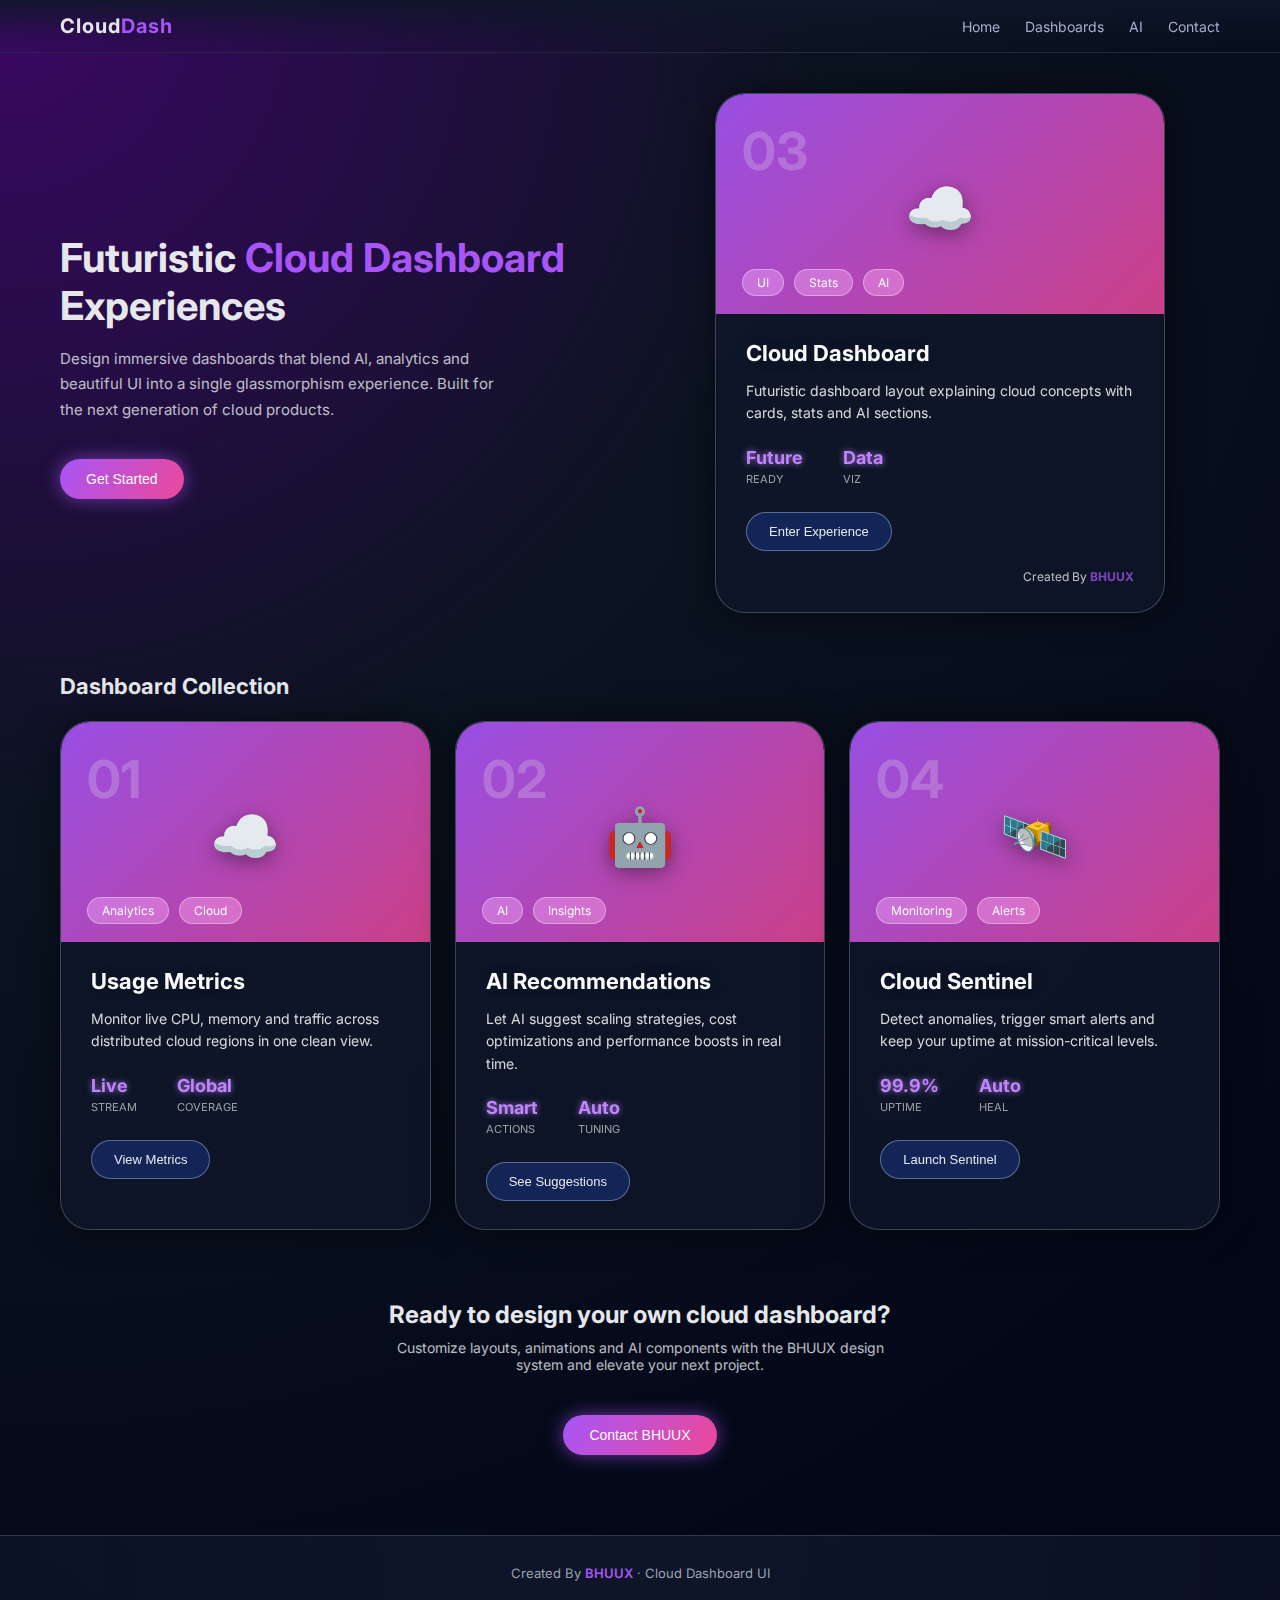
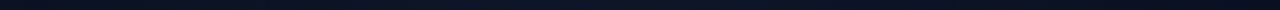
<file: projects/cloud-dashboard/index.html>
<!DOCTYPE html>
<html lang="en">

<head>
    <meta charset="UTF-8" />
    <meta name="viewport" content="width=device-width, initial-scale=1.0" />
    <title>Cloud Dashboard – BHUUX</title>
    <link rel="stylesheet" href="style.css" />
</head>

<body>

    <!-- NAVBAR -->
    <header class="site-header">
        <div class="nav-inner">
            <div class="logo">Cloud<span>Dash</span></div>
            <nav class="nav-links">
                <a href="#hero">Home</a>
                <a href="#dashboards">Dashboards</a>
                <a href="#ai">AI</a>
                <a href="#contact">Contact</a>
            </nav>
        </div>
    </header>

    <!-- MAIN CONTENT -->
    <main>

        <!-- HERO SECTION -->
        <section id="hero" class="hero">
            <div class="hero-text">
                <h1>Futuristic <span>Cloud Dashboard</span> Experiences</h1>
                <p>
                    Design immersive dashboards that blend AI, analytics and
                    beautiful UI into a single glassmorphism experience. Built
                    for the next generation of cloud products.
                </p>
                <button class="hero-btn">Get Started</button>
            </div>

            <div class="hero-highlight">
                <!-- Featured Glass Card -->
                <div class="glass-card">

                    <!-- TOP SECTION -->
                    <div class="glass-top">
                        <span class="card-number">03</span>

                        <div class="cloud-icon">☁️</div>

                        <div class="tags">
                            <span class="tag">UI</span>
                            <span class="tag">Stats</span>
                            <span class="tag">AI</span>
                        </div>
                    </div>

                    <!-- CONTENT SECTION -->
                    <div class="glass-content">
                        <h2>Cloud Dashboard</h2>
                        <p>
                            Futuristic dashboard layout explaining cloud
                            concepts with cards, stats and AI sections.
                        </p>

                        <div class="features">
                            <div class="feature">
                                <span class="feature-title">Future</span>
                                <span class="feature-sub">READY</span>
                            </div>

                            <div class="feature">
                                <span class="feature-title">Data</span>
                                <span class="feature-sub">VIZ</span>
                            </div>
                        </div>

                        <button class="enter-btn">Enter Experience</button>

                        <div class="created-by-card">
                            Created By <span>BHUUX</span>
                        </div>
                    </div>

                </div>
            </div>
        </section>

        <!-- DASHBOARD CARDS GRID -->
        <section id="dashboards" class="cards-section">
            <h2 class="section-title">Dashboard Collection</h2>

            <div class="cards-grid">

                <!-- Card 1 -->
                <div class="glass-card small-card">
                    <div class="glass-top">
                        <span class="card-number">01</span>
                        <div class="cloud-icon">☁️</div>
                        <div class="tags">
                            <span class="tag">Analytics</span>
                            <span class="tag">Cloud</span>
                        </div>
                    </div>
                    <div class="glass-content">
                        <h2>Usage Metrics</h2>
                        <p>
                            Monitor live CPU, memory and traffic across
                            distributed cloud regions in one clean view.
                        </p>
                        <div class="features">
                            <div class="feature">
                                <span class="feature-title">Live</span>
                                <span class="feature-sub">STREAM</span>
                            </div>
                            <div class="feature">
                                <span class="feature-title">Global</span>
                                <span class="feature-sub">COVERAGE</span>
                            </div>
                        </div>
                        <button class="enter-btn">View Metrics</button>
                    </div>
                </div>

                <!-- Card 2 -->
                <div class="glass-card small-card">
                    <div class="glass-top">
                        <span class="card-number">02</span>
                        <div class="cloud-icon">🤖</div>
                        <div class="tags">
                            <span class="tag">AI</span>
                            <span class="tag">Insights</span>
                        </div>
                    </div>
                    <div class="glass-content">
                        <h2>AI Recommendations</h2>
                        <p>
                            Let AI suggest scaling strategies, cost
                            optimizations and performance boosts in real time.
                        </p>
                        <div class="features">
                            <div class="feature">
                                <span class="feature-title">Smart</span>
                                <span class="feature-sub">ACTIONS</span>
                            </div>
                            <div class="feature">
                                <span class="feature-title">Auto</span>
                                <span class="feature-sub">TUNING</span>
                            </div>
                        </div>
                        <button class="enter-btn">See Suggestions</button>
                    </div>
                </div>

                <!-- Card 3 -->
                <div id="ai" class="glass-card small-card">
                    <div class="glass-top">
                        <span class="card-number">04</span>
                        <div class="cloud-icon">🛰️</div>
                        <div class="tags">
                            <span class="tag">Monitoring</span>
                            <span class="tag">Alerts</span>
                        </div>
                    </div>
                    <div class="glass-content">
                        <h2>Cloud Sentinel</h2>
                        <p>
                            Detect anomalies, trigger smart alerts and keep
                            your uptime at mission-critical levels.
                        </p>
                        <div class="features">
                            <div class="feature">
                                <span class="feature-title">99.9%</span>
                                <span class="feature-sub">UPTIME</span>
                            </div>
                            <div class="feature">
                                <span class="feature-title">Auto</span>
                                <span class="feature-sub">HEAL</span>
                            </div>
                        </div>
                        <button class="enter-btn">Launch Sentinel</button>
                    </div>
                </div>

            </div>
        </section>

        <!-- CONTACT / CTA -->
        <section id="contact" class="cta-section">
            <h2>Ready to design your own cloud dashboard?</h2>
            <p>
                Customize layouts, animations and AI components with the
                BHUUX design system and elevate your next project.
            </p>
            <button class="hero-btn">Contact BHUUX</button>
        </section>

    </main>

    <!-- FOOTER -->
    <footer class="site-footer">
        <p>Created By <span>BHUUX</span> · Cloud Dashboard UI</p>
    </footer>

</body>

</html>
</file>
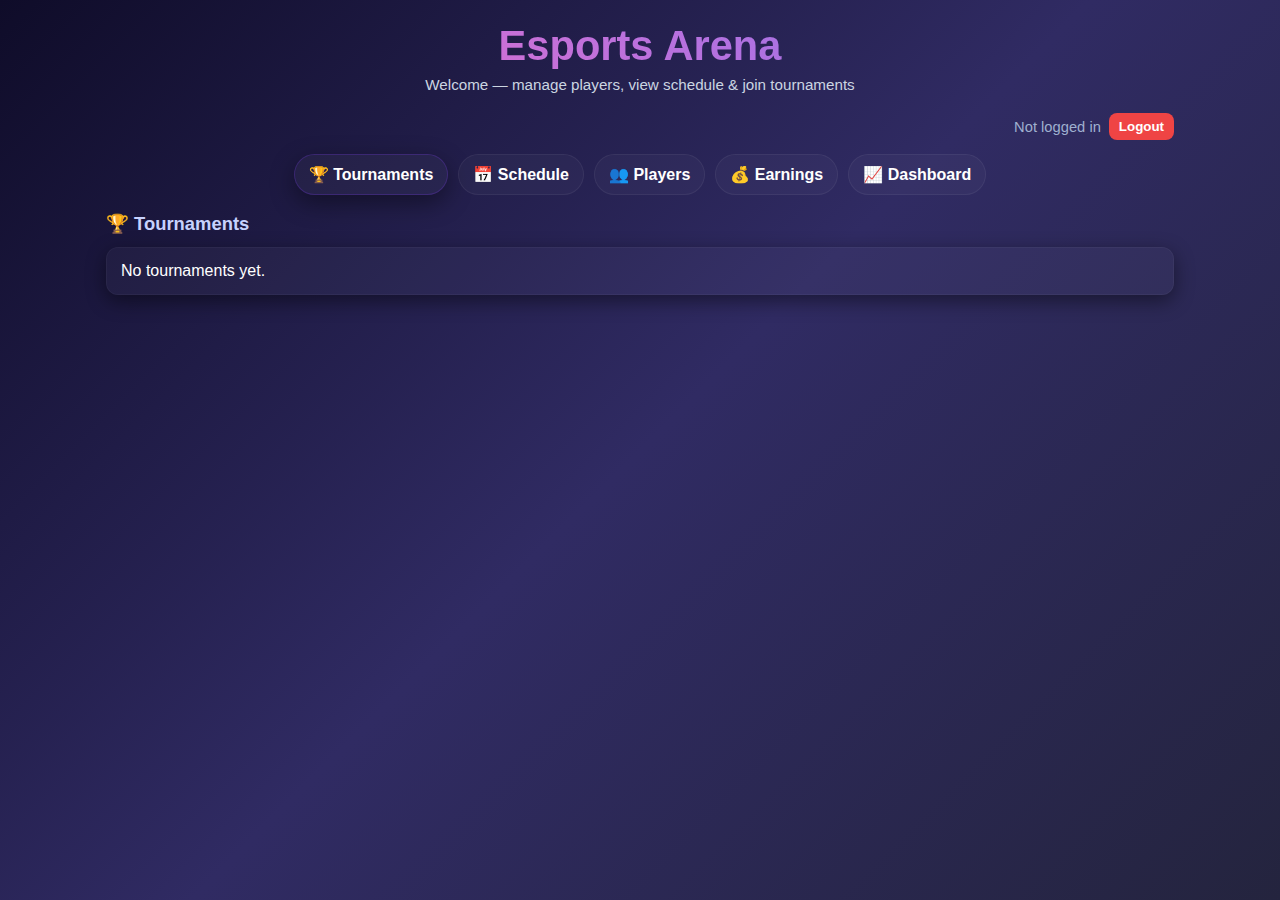
<file: projects/esports-platform/index.html>
<!DOCTYPE html>
<html lang="en">
<head>
  <meta charset="utf-8"/>
  <meta name="viewport" content="width=device-width,initial-scale=1"/>
  <title>Esports Arena - Main</title>
  <style>
    /* Restored original look with light premium polish */
    *{box-sizing:border-box}
    html,body{height:100%}
    body{
      margin:0;
      font-family: "Segoe UI", Arial, sans-serif;
      background: linear-gradient(135deg, #0f0c29, #302b63, #24243e);
      color:#fff;
      -webkit-font-smoothing:antialiased;
    }

    .header { text-align:center; padding:22px 16px 6px; }
    .header h1{
      font-size:2.6rem;
      margin:0;
      background: linear-gradient(45deg,#ff6ec4,#7873f5);
      -webkit-background-clip:text;
      -webkit-text-fill-color:transparent;
    }
    .subtitle { margin-top:6px; color:#cbd5e1; font-size:0.95rem; }

    .topbar { max-width:1100px; margin:14px auto; padding:0 16px; display:flex; justify-content:flex-end; gap:8px; align-items:center; }
    .logout-btn{
      padding:6px 10px; border-radius:8px; border:none; background:#ef4444; color:#fff; font-weight:800; cursor:pointer;
    }

    .tabs { display:flex; gap:10px; justify-content:center; margin:10px 0; }
    .tab {
      padding:10px 14px; border-radius:999px; border:1px solid rgba(255,255,255,0.06);
      background: rgba(255,255,255,0.03); cursor:pointer; font-weight:800;
    }
    .tab.active { box-shadow:0 8px 24px rgba(0,0,0,0.4); border-color: rgba(124,58,237,0.25); }

    .container { max-width:1100px; margin:18px auto; padding:0 16px 60px; }
    .section { display:none; animation:fadeIn .24s ease both; }
    .section.active { display:block; }
    @keyframes fadeIn { from {opacity:0; transform:translateY(6px)} to {opacity:1; transform:none} }

    .section-title{ font-size:1.15rem; color:#c7d2fe; margin-bottom:12px; font-weight:800; display:flex; align-items:center; gap:10px; }
    .grid { display:grid; gap:12px; grid-template-columns: repeat(auto-fit,minmax(240px,1fr)); }

    .card {
      background: rgba(255,255,255,0.03);
      border:1px solid rgba(255,255,255,0.04);
      padding:14px; border-radius:12px; box-shadow:0 6px 20px rgba(0,0,0,0.45);
      transition: transform .16s ease, box-shadow .16s ease;
    }
    .card:hover { transform: translateY(-6px); box-shadow: 0 16px 36px rgba(0,0,0,0.55); }

    .card h3 { margin:0; color:#a78bfa; }
    .muted { color:#9fb0cf; margin-top:6px; font-size:0.92rem; }

    /* tournament card register badge + count */
    .reg-badge {
      display:inline-block; margin-top:10px; padding:6px 10px; border-radius:999px;
      background: linear-gradient(90deg,#7c3aed,#06b6d4); color:#041014; font-weight:900; cursor:pointer;
      border:none;
    }
    .count-pill {
      display:inline-block; margin-left:8px; padding:3px 8px; border-radius:999px; font-weight:800; color:#fff;
      background: rgba(0,0,0,0.25); border:1px solid rgba(255,255,255,0.06); font-size:0.85rem;
    }

    /* players list clickable */
    .player-card { cursor:pointer; }

    /* schedule item */
    .schedule-card { display:flex; justify-content:space-between; align-items:center; gap:12px; }

    /* profile modal & registration modal (match page styles) */
    .overlay{ position:fixed; inset:0; background:rgba(0,0,0,0.6); display:none; z-index:80 }
    .modal{
      position:fixed; left:50%; top:50%; transform:translate(-50%,-50%);
      width:min(92%,420px); background:#0f1724; border:1px solid rgba(255,255,255,0.04);
      border-radius:12px; padding:16px; z-index:90; display:none; box-shadow:0 18px 50px rgba(0,0,0,0.6);
    }
    .modal h3 { margin:0 0 10px; color:#dbeafe }
    .modal .row { display:flex; gap:8px; margin-top:8px; }
    .modal input { flex:1; padding:10px; border-radius:8px; border:1px solid rgba(255,255,255,0.05); background:transparent; color:#fff }
    .modal button { margin-top:10px; padding:10px; border-radius:8px; border:none; background: linear-gradient(90deg,#7c3aed,#06b6d4); color:#041014; font-weight:900; cursor:pointer; width:100%; }

    .close-btn { position:absolute; right:12px; top:10px; background:transparent; border:none; color:#9fb0cf; font-size:18px; cursor:pointer; }

    /* small success animation glow */
    .success-glow {
      animation: successGlow .9s ease forwards;
    }
    @keyframes successGlow {
      0% { box-shadow: 0 0 0 rgba(0,0,0,0); transform:translateY(-2px); }
      40% { box-shadow: 0 6px 26px rgba(6,182,212,0.12); transform:translateY(0); }
      100% { box-shadow:0 0 0 rgba(0,0,0,0); transform:none; }
    }

    /* small responsive touch */
    @media (max-width:600px){
      .grid{ grid-template-columns: 1fr; }
      .header h1{ font-size:2rem; }
    }
  </style>
</head>
<body>
  <header class="header">
    <h1>Esports Arena</h1>
    <div class="subtitle">Welcome — manage players, view schedule & join tournaments</div>
  </header>

  <div class="topbar">
    <div id="playerInfo"></div>
    <button class="logout-btn" onclick="logout()">Logout</button>
  </div>

  <div class="tabs" role="tablist">
    <div class="tab active" data-tab="tournaments" onclick="activate('tournaments')">🏆 Tournaments</div>
    <div class="tab" data-tab="schedule" onclick="activate('schedule')">📅 Schedule</div>
    <div class="tab" data-tab="players" onclick="activate('players')">👥 Players</div>
    <div class="tab" data-tab="earnings" onclick="activate('earnings')">💰 Earnings</div>
    <div class="tab" data-tab="dashboard" onclick="activate('dashboard')">📈 Dashboard</div>
  </div>

  <main class="container">
    <!-- Tournaments -->
    <section id="tournaments" class="section active">
      <div class="section-title">🏆 Tournaments</div>
      <div id="tournamentGrid" class="grid"></div>
    </section>

    <!-- Schedule -->
    <section id="schedule" class="section">
      <div class="section-title">📅 Schedule</div>
      <div id="scheduleList" class="grid"></div>
    </section>

    <!-- Players -->
    <section id="players" class="section">
      <div class="section-title">👥 Players</div>
      <div id="playersGrid" class="grid"></div>
    </section>

    <!-- Earnings -->
    <section id="earnings" class="section">
      <div class="section-title">💰 Earnings</div>
      <div id="earningsBox" class="card"></div>
    </section>

    <!-- Dashboard -->
    <section id="dashboard" class="section">
      <div class="section-title">📈 Dashboard</div>
      <div id="dashGrid" class="grid"></div>
    </section>
  </main>

  <!-- Profile modal -->
  <div class="overlay" id="profileOverlay" onclick="closeProfile()"></div>
  <div class="modal" id="profileModal" role="dialog" aria-modal="true">
    <button class="close-btn" onclick="closeProfile()">✕</button>
    <h3 id="profileName">Player</h3>
    <p id="profileRank">Rank:</p>
    <p id="profileWins">Wins:</p>
    <p id="profileTournaments">Tournaments:</p>
    <p id="profileMVP"></p>
    <button onclick="closeProfile()">Close</button>
  </div>

  <!-- Registration modal -->
  <div class="overlay" id="regOverlay" onclick="closeReg()"></div>
  <div class="modal" id="regModal" role="dialog" aria-modal="true">
    <button class="close-btn" onclick="closeReg()">✕</button>
    <h3 id="regTitle">Register for Tournament</h3>
    <div class="row">
      <input id="regPlayer" placeholder="Player Name"/>
      <input id="regTeam" placeholder="Team Name"/>
    </div>
    <button id="regSubmit">Join Tournament</button>
  </div>

  <script>
    // --- Compatibility & utilities ---
    function readSchedule(){
      try {
        const raw = localStorage.getItem('schedule');
        if (!raw) return [];
        const parsed = JSON.parse(raw);
        if (Array.isArray(parsed)) return parsed;
        if (parsed && typeof parsed === 'object') {
          return Object.values(parsed).map(v => {
            if (typeof v === 'string') {
              const parts = v.split(' - ');
              return parts.length === 2 ? { title: parts[0], time: parts[1] } : { title: v, time: '' };
            }
            if (v && typeof v === 'object') return { title: v.title || '', time: v.time || '' };
            return { title: String(v), time: '' };
          });
        }
      } catch (e) { return []; }
      // fallback
      try{
        const raw2 = localStorage.getItem('matches');
        if(raw2){ const p = JSON.parse(raw2); return Array.isArray(p) ? p : []; }
      }catch(e){}
      return [];
    }

    function ensureTournamentIds(list){
      // we will not change UI; keep simple IDs optional
      let changed = false;
      list.forEach(t => { if(!t.id){ t.id = 't_' + Math.random().toString(36).slice(2,8); changed=true; }});
      if(changed) localStorage.setItem('tournaments', JSON.stringify(list));
      return list;
    }

    // registrations stored as mapping: { "Tournament Name": [ {playerName,teamName,createdAt}, ... ] }
    function getRegistrationsMap(){
      try { return JSON.parse(localStorage.getItem('registrations') || '{}'); } catch(e){ return {}; }
    }
    function setRegistrationsMap(map){ localStorage.setItem('registrations', JSON.stringify(map)); }

    // compatibility: if old apps used array, convert to map
    function normalizeRegistrations(){
      try{
        const raw = localStorage.getItem('registrations');
        if(!raw) return {};
        const parsed = JSON.parse(raw);
        if(Array.isArray(parsed)){
          // convert array of objects with tournamentName -> map
          const map = {};
          parsed.forEach(r => {
            if(!r || !r.tournamentName) return;
            map[r.tournamentName] = map[r.tournamentName] || [];
            map[r.tournamentName].push({ playerName: r.playerName||'', teamName: r.teamName||'', createdAt: r.createdAt || Date.now() });
          });
          setRegistrationsMap(map);
          return map;
        }
        if(parsed && typeof parsed === 'object') return parsed;
      }catch(e){}
      return {};
    }

    // escape helper
    function esc(s){ return String(s||'').replace(/&/g,'&amp;').replace(/</g,'&lt;').replace(/>/g,'&gt;').replace(/"/g,'&quot;'); }

    // toast (simple)
    function toast(msg){
      // small temporary visual: add success class to modal for one second if open
      console.log('toast:', msg);
      // fallback: use alert in very old browsers
      // But keep console-only so admin flow not interrupted
    }

    // --- UI activation ---
    function activate(tab){
      document.querySelectorAll('.section').forEach(s => s.classList.remove('active'));
      document.getElementById(tab).classList.add('active');
      document.querySelectorAll('.tab').forEach(t => t.classList.remove('active'));
      document.querySelectorAll('.tab').forEach(t => { if(t.dataset.tab === tab) t.classList.add('active'); });
    }

    // --- Loaders & rendering (keep existing logic intact) ---
    function loadTournaments(){
      let list = JSON.parse(localStorage.getItem('tournaments') || '[]');
      list = ensureTournamentIds(list);
      const regs = normalizeRegistrations(); // ensure map saved to localStorage if needed
      const grid = document.getElementById('tournamentGrid');
      if(!list.length){ grid.innerHTML = '<div class="card">No tournaments yet.</div>'; return; }
      grid.innerHTML = list.map(t => {
        const count = (regs[t.name] && regs[t.name].length) || 0;
        return `<div class="card">
          <h3>${esc(t.name)}</h3>
          <div class="muted">${esc(t.game||'')} • ${esc(t.format||'')}</div>
          <div class="muted">Prize: $${t.prize||0} • Entry: $${t.entry||0}</div>
          <div class="muted">${t.date?esc(t.date)+' ':''}${esc(t.time||'')}</div>
          <div style="margin-top:8px;">
            <button class="reg-badge" data-name="${esc(t.name)}">Register</button>
            <span class="count-pill" id="count_${encodeURIComponent(t.name)}">${count}</span>
          </div>
        </div>`; }).join('');
      // attach handlers
      grid.querySelectorAll('.reg-badge').forEach(btn=>{
        btn.addEventListener('click', (e)=>{
          const nm = btn.getAttribute('data-name');
          openRegisterModal(nm);
        });
      });
    }

    function loadSchedule(){
      const arr = readSchedule();
      const grid = document.getElementById('scheduleList');
      if(!arr.length){ grid.innerHTML = '<div class="card">No upcoming matches.</div>'; return; }
      grid.innerHTML = arr.map(m => `<div class="card schedule-card">
        <div>
          <h3>${esc(m.title)}</h3>
          <div class="muted">${esc(m.date||'')} ${esc(m.time||'')}</div>
        </div>
        <div class="muted">${esc(m.time||'')}</div>
      </div>`).join('');
    }

    function loadPlayers(){
      const p = JSON.parse(localStorage.getItem('players') || '[]');
      const mvps = JSON.parse(localStorage.getItem('mvps') || '[]');
      const grid = document.getElementById('playersGrid');
      if(!p.length){ grid.innerHTML = '<div class="card">No players yet.</div>'; return; }
      grid.innerHTML = p.map(pl => `<div class="card player-card" data-name="${esc(pl.name)}">
        <h3>${esc(pl.name)} ${mvps.includes(pl.name)?'<span style="display:inline-block;margin-left:8px;padding:4px 8px;border-radius:999px;background:#ffd86b;color:#000;font-weight:800">MVP</span>':''}</h3>
        <div class="muted">Wins: ${pl.wins||0} • Tournaments: ${pl.tournaments||0} • Rank: ${esc(pl.rank||'')}</div>
      </div>`).join('');
      // attach profile click
      grid.querySelectorAll('.player-card').forEach(c => c.addEventListener('click', ()=> showProfile(c.dataset.name)));
    }

    function loadEarnings(){
      const e = JSON.parse(localStorage.getItem('earnings') || '{}');
      const box = document.getElementById('earningsBox');
      box.innerHTML = `<div class="card"><h3>Total Earnings</h3><div class="muted">Total: $${e.total||0}</div><div class="muted">This month: $${e.month||0}</div></div>`;
    }

    function loadDashboard(){
      const t = JSON.parse(localStorage.getItem('tournaments') || '[]');
      const p = JSON.parse(localStorage.getItem('players') || '[]');
      const m = readSchedule();
      const e = JSON.parse(localStorage.getItem('earnings') || '{}');
      const regs = normalizeRegistrations();
      const dash = document.getElementById('dashGrid');
      dash.innerHTML = `
        <div class="card"><h3>Total Tournaments</h3><div class="muted">${t.length}</div></div>
        <div class="card"><h3>Total Players</h3><div class="muted">${p.length}</div></div>
        <div class="card"><h3>Upcoming Matches</h3><div class="muted">${m.length}</div></div>
        <div class="card"><h3>Registrations</h3><div class="muted">${Object.keys(regs).reduce((s,k)=>s + (regs[k]||[]).length,0)}</div></div>
        <div class="card"><h3>Total Earnings</h3><div class="muted">$${e.total||0}</div></div>
      `;
    }

    // --- Profile modal ---
    function showProfile(name){
      const players = JSON.parse(localStorage.getItem('players') || '[]');
      const mvps = JSON.parse(localStorage.getItem('mvps') || '[]');
      const pl = players.find(x=>x.name===name);
      if(!pl) return;
      document.getElementById('profileName').innerText = pl.name;
      document.getElementById('profileRank').innerText = 'Rank: ' + (pl.rank||'');
      document.getElementById('profileWins').innerText = 'Wins: ' + (pl.wins||0);
      document.getElementById('profileTournaments').innerText = 'Tournaments: ' + (pl.tournaments||0);
      document.getElementById('profileMVP').innerHTML = mvps.includes(pl.name) ? '<div style="margin-top:8px;padding:6px 8px;border-radius:8px;background:#ffd86b;color:#000;font-weight:800;display:inline-block">🌟 MVP Player</div>' : '';
      document.getElementById('profileOverlay').style.display='block';
      document.getElementById('profileModal').style.display='block';
    }
    function closeProfile(){
      document.getElementById('profileOverlay').style.display='none';
      document.getElementById('profileModal').style.display='none';
    }

    // --- Registration modal & flow ---
    let currentTournamentName = null;
    function openRegisterModal(tournamentName){
      currentTournamentName = tournamentName;
      document.getElementById('regTitle').innerText = 'Register for: ' + tournamentName;
      // prefill activePlayer if exists
      try{
        const active = JSON.parse(localStorage.getItem('activePlayer') || 'null');
        if(active && active.name) document.getElementById('regPlayer').value = active.name;
      }catch(e){}
      document.getElementById('regOverlay').style.display='block';
      document.getElementById('regModal').style.display='block';
      setTimeout(()=> document.getElementById('regPlayer').focus(),50);
    }
    function closeReg(){
      document.getElementById('regOverlay').style.display='none';
      document.getElementById('regModal').style.display='none';
      document.getElementById('regPlayer').value=''; document.getElementById('regTeam').value='';
    }

    function submitRegistration(){
      const player = document.getElementById('regPlayer').value.trim();
      const team = document.getElementById('regTeam').value.trim();
      if(!player || !team){ alert('Please enter Player Name and Team Name'); return; }
      // load map, add entry under tournament name
      const map = normalizeRegistrations();
      const arr = map[currentTournamentName] || [];
      arr.push({ playerName: player, teamName: team, createdAt: Date.now() });
      map[currentTournamentName] = arr;
      setRegistrationsMap(map);
      // add small success animation on modal then close
      const modal = document.getElementById('regModal');
      modal.classList.add('success-glow');
      setTimeout(()=> {
        modal.classList.remove('success-glow');
        closeReg();
      }, 700);
      // update counts and dashboard
      updateRegistrationCounts();
      loadDashboard();
    }

    function updateRegistrationCounts(){
      const regs = normalizeRegistrations();
      const grid = document.getElementById('tournamentGrid');
      // update all count-pill spans
      Object.keys(regs).forEach(name => {
        const el = document.getElementById('count_' + encodeURIComponent(name));
        if(el) el.textContent = regs[name].length;
      });
      // also set counts for tournaments that might have zero
      document.querySelectorAll('#tournamentGrid .card').forEach(card=>{
        const btn = card.querySelector('.reg-badge');
        if(!btn) return;
        const nm = btn.getAttribute('data-name');
        const el = document.getElementById('count_' + encodeURIComponent(nm));
        if(!el) {
          // append if missing
          const span = document.createElement('span');
          span.className = 'count-pill';
          span.id = 'count_' + encodeURIComponent(nm);
          span.textContent = (regs[nm] && regs[nm].length) || 0;
          btn.parentNode.appendChild(span);
        }
      });
    }

    // --- Logout (player) ---
    function logout(){
      localStorage.removeItem('activePlayer');
      // reflect UI
      renderPlayerInfo();
      loadDashboard();
    }

    // --- Initialization & live sync ---
    function renderPlayerInfo(){
      const el = document.getElementById('playerInfo');
      try{
        const active = JSON.parse(localStorage.getItem('activePlayer') || 'null');
        if(active && active.name){
          el.innerHTML = `👤 <strong>${esc(active.name)}</strong> &nbsp; <button class="logout-btn" onclick="logout()">Logout</button>`;
        } else {
          el.innerHTML = `<span class="muted">Not logged in</span>`;
        }
      }catch(e){ el.innerHTML = `<span class="muted">Not logged in</span>`; }
    }

    function refreshAll(){
      loadTournaments();
      loadSchedule();
      loadPlayers();
      loadEarnings();
      loadDashboard();
      updateRegistrationCounts();
      renderPlayerInfo();
    }

    window.addEventListener('storage', (e)=>{
      // If registrations changed in other tab, update counts and admin will also see
      if(['tournaments','players','mvps','schedule','matches','earnings','registrations'].includes(e.key)){
        refreshAll();
      }
    });

    document.getElementById('regSubmit').addEventListener('click', submitRegistration);

    window.onload = function(){
      refreshAll();
      // gentle periodic refresh to catch changes in same tab
      setInterval(refreshAll, 1500);
    };

  </script>
</body>
</html>
</file>
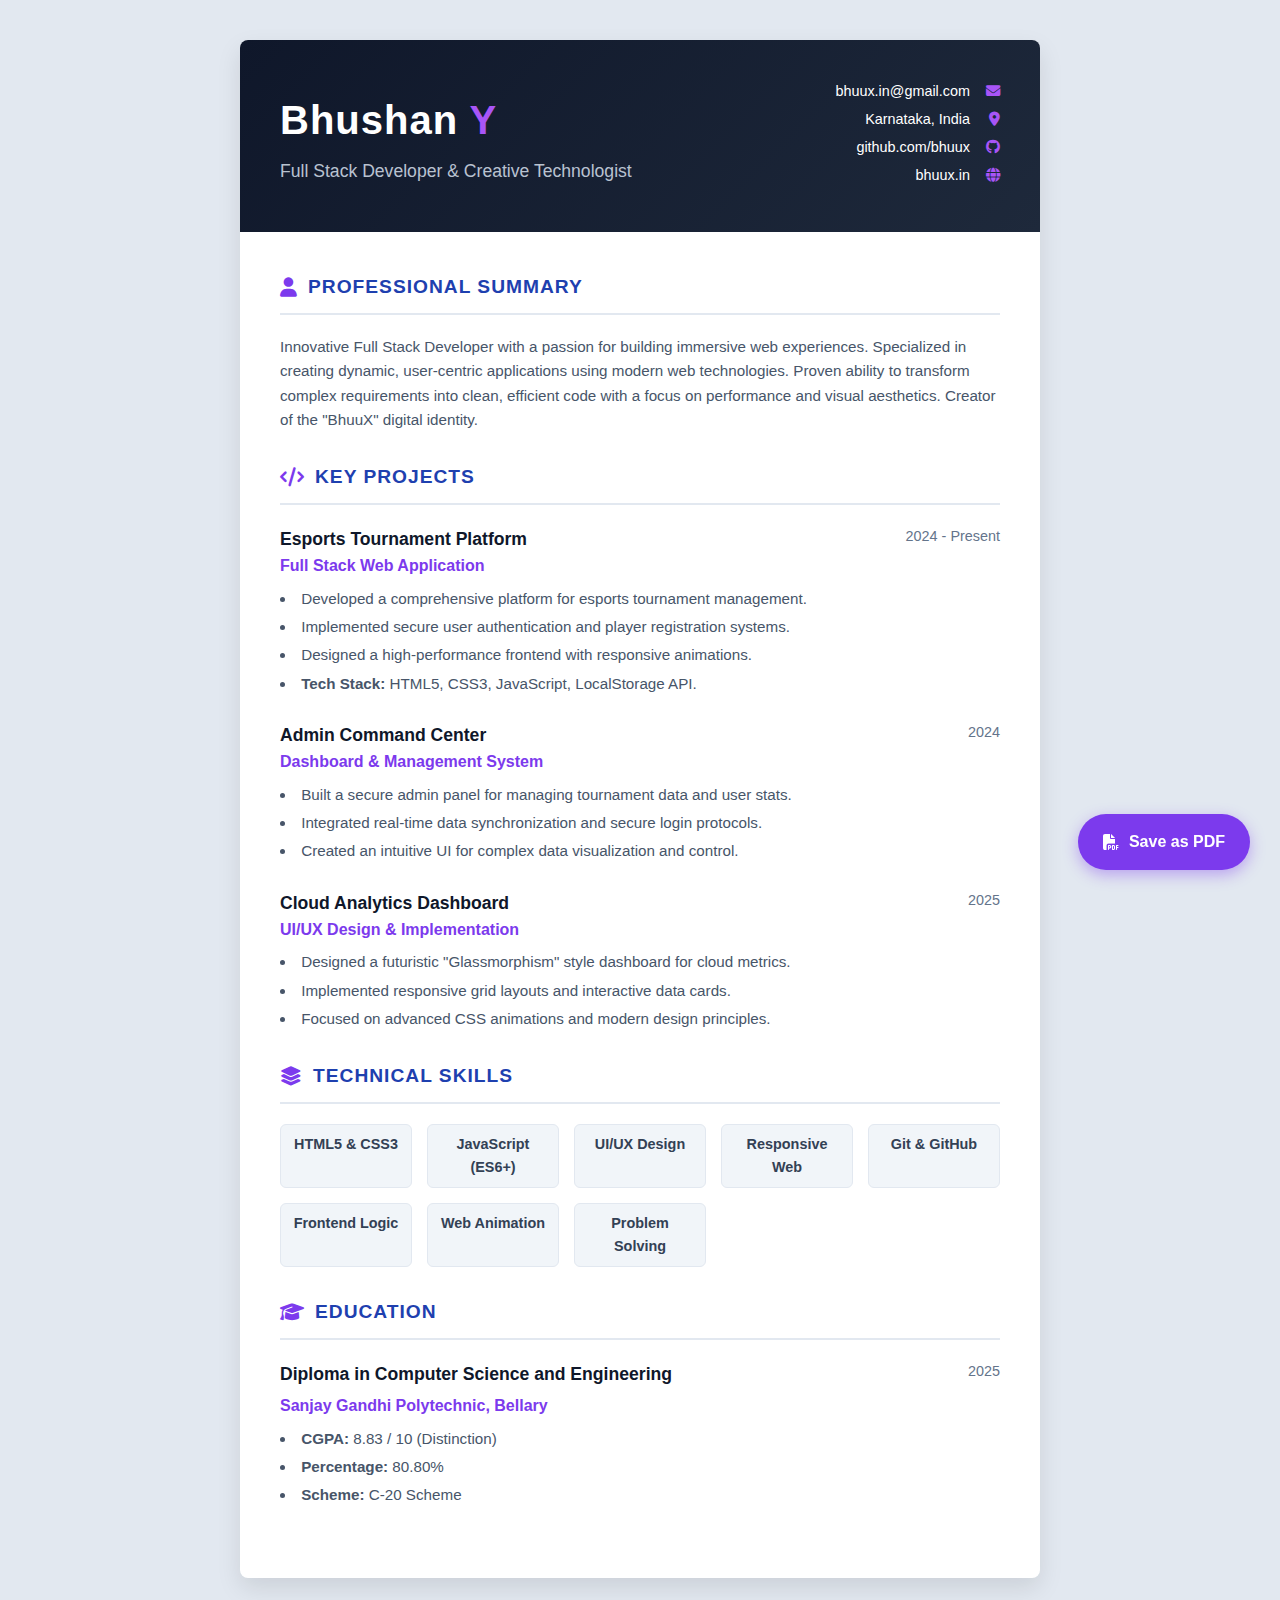
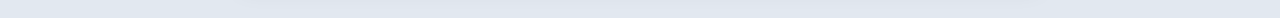
<file: resume.html>
<!DOCTYPE html>
<html lang="en">

<head>
    <meta charset="UTF-8">
    <meta name="viewport" content="width=device-width, initial-scale=1.0">
    <title>Resume - Bhushan Y (BhuuX)</title>
    <link rel="stylesheet" href="https://cdnjs.cloudflare.com/ajax/libs/font-awesome/6.4.0/css/all.min.css">
    <style>
        :root {
            --primary: #2563eb;
            --secondary: #1e40af;
            --accent: #7c3aed;
            --text: #1e293b;
            --text-light: #64748b;
            --bg: #ffffff;
            --section-bg: #f8fafc;
        }

        * {
            box-sizing: border-box;
            margin: 0;
            padding: 0;
        }

        body {
            font-family: 'Segoe UI', Roboto, Helvetica, Arial, sans-serif;
            line-height: 1.6;
            color: var(--text);
            background: #e2e8f0;
            padding: 40px 0;
        }

        .resume-container {
            max-width: 800px;
            margin: 0 auto;
            background: var(--bg);
            box-shadow: 0 10px 25px rgba(0, 0, 0, 0.1);
            border-radius: 8px;
            overflow: hidden;
        }

        /* Header */
        header {
            background: linear-gradient(135deg, #0f172a 0%, #1e293b 100%);
            color: white;
            padding: 40px;
            display: flex;
            justify-content: space-between;
            align-items: center;
        }

        .header-content h1 {
            font-size: 2.5rem;
            font-weight: 700;
            margin-bottom: 5px;
            letter-spacing: 1px;
        }

        .header-content h1 span {
            color: #a855f7;
        }

        .header-content p {
            font-size: 1.1rem;
            opacity: 0.9;
            color: #cbd5e1;
        }

        .contact-info {
            text-align: right;
            font-size: 0.9rem;
        }

        .contact-item {
            margin-bottom: 5px;
            display: flex;
            align-items: center;
            justify-content: flex-end;
            gap: 10px;
        }

        .contact-item a {
            color: white;
            text-decoration: none;
        }

        .contact-item i {
            color: #a855f7;
            width: 20px;
        }

        /* Main Content */
        .main-content {
            padding: 40px;
        }

        section {
            margin-bottom: 30px;
        }

        .section-title {
            font-size: 1.2rem;
            color: var(--secondary);
            text-transform: uppercase;
            letter-spacing: 1px;
            font-weight: 700;
            border-bottom: 2px solid #e2e8f0;
            padding-bottom: 10px;
            margin-bottom: 20px;
            display: flex;
            align-items: center;
            gap: 10px;
        }

        .section-title i {
            color: var(--accent);
        }

        /* Experience & Projects */
        .job-item,
        .project-item {
            margin-bottom: 25px;
        }

        .item-header {
            display: flex;
            justify-content: space-between;
            margin-bottom: 5px;
        }

        .item-title {
            font-weight: 700;
            font-size: 1.1rem;
            color: #0f172a;
        }

        .item-subtitle {
            font-weight: 600;
            color: var(--accent);
        }

        .item-date {
            color: var(--text-light);
            font-size: 0.9rem;
            font-weight: 500;
        }

        .item-description {
            color: #475569;
            font-size: 0.95rem;
        }

        .item-description ul {
            list-style-position: inside;
            margin-top: 8px;
        }

        .item-description li {
            margin-bottom: 4px;
        }

        /* Skills */
        .skills-grid {
            display: grid;
            grid-template-columns: repeat(auto-fill, minmax(120px, 1fr));
            gap: 15px;
        }

        .skill-tag {
            background: #f1f5f9;
            padding: 8px 12px;
            border-radius: 6px;
            text-align: center;
            font-size: 0.9rem;
            font-weight: 600;
            color: #334155;
            border: 1px solid #e2e8f0;
        }

        /* Print Styles */
        @media print {
            body {
                background: white;
                padding: 0;
            }

            .resume-container {
                box-shadow: none;
                max-width: 100%;
            }

            header {
                -webkit-print-color-adjust: exact;
                print-color-adjust: exact;
            }

            .print-hide {
                display: none;
            }
        }

        .download-btn {
            position: fixed;
            bottom: 30px;
            right: 30px;
            background: var(--accent);
            color: white;
            padding: 15px 25px;
            border-radius: 50px;
            text-decoration: none;
            font-weight: bold;
            box-shadow: 0 5px 15px rgba(124, 58, 237, 0.4);
            transition: 0.3s;
            display: flex;
            align-items: center;
            gap: 10px;
            z-index: 100;
        }

        .download-btn:hover {
            transform: translateY(-3px);
            box-shadow: 0 8px 20px rgba(124, 58, 237, 0.6);
        }
    </style>
</head>

<body>

    <a href="javascript:window.print()" class="download-btn print-hide">
        <i class="fas fa-file-pdf"></i> Save as PDF
    </a>

    <div class="resume-container">
        <header>
            <div class="header-content">
                <h1>Bhushan <span>Y</span></h1>
                <p>Full Stack Developer & Creative Technologist</p>
            </div>
            <div class="contact-info">
                <div class="contact-item">
                    <a href="mailto:bhuux.in@gmail.com">bhuux.in@gmail.com</a>
                    <i class="fas fa-envelope"></i>
                </div>
                <div class="contact-item">
                    <span>Karnataka, India</span>
                    <i class="fas fa-map-marker-alt"></i>
                </div>
                <div class="contact-item">
                    <a href="https://github.com/bhuux" target="_blank">github.com/bhuux</a>
                    <i class="fab fa-github"></i>
                </div>
                <div class="contact-item">
                    <a href="https://bhuux.in" target="_blank">bhuux.in</a>
                    <i class="fas fa-globe"></i>
                </div>
            </div>
        </header>

        <div class="main-content">

            <!-- SUMMARY -->
            <section>
                <div class="section-title">
                    <i class="fas fa-user"></i> Professional Summary
                </div>
                <p class="item-description">
                    Innovative Full Stack Developer with a passion for building immersive web experiences.
                    Specialized in creating dynamic, user-centric applications using modern web technologies.
                    Proven ability to transform complex requirements into clean, efficient code with a focus on
                    performance and visual aesthetics. Creator of the "BhuuX" digital identity.
                </p>
            </section>

            <!-- PROJECTS -->
            <section>
                <div class="section-title">
                    <i class="fas fa-code"></i> Key Projects
                </div>

                <div class="project-item">
                    <div class="item-header">
                        <div>
                            <div class="item-title">Esports Tournament Platform</div>
                            <div class="item-subtitle">Full Stack Web Application</div>
                        </div>
                        <div class="item-date">2024 - Present</div>
                    </div>
                    <div class="item-description">
                        <ul>
                            <li>Developed a comprehensive platform for esports tournament management.</li>
                            <li>Implemented secure user authentication and player registration systems.</li>
                            <li>Designed a high-performance frontend with responsive animations.</li>
                            <li><strong>Tech Stack:</strong> HTML5, CSS3, JavaScript, LocalStorage API.</li>
                        </ul>
                    </div>
                </div>

                <div class="project-item">
                    <div class="item-header">
                        <div>
                            <div class="item-title">Admin Command Center</div>
                            <div class="item-subtitle">Dashboard & Management System</div>
                        </div>
                        <div class="item-date">2024</div>
                    </div>
                    <div class="item-description">
                        <ul>
                            <li>Built a secure admin panel for managing tournament data and user stats.</li>
                            <li>Integrated real-time data synchronization and secure login protocols.</li>
                            <li>Created an intuitive UI for complex data visualization and control.</li>
                        </ul>
                    </div>
                </div>

                <div class="project-item">
                    <div class="item-header">
                        <div>
                            <div class="item-title">Cloud Analytics Dashboard</div>
                            <div class="item-subtitle">UI/UX Design & Implementation</div>
                        </div>
                        <div class="item-date">2025</div>
                    </div>
                    <div class="item-description">
                        <ul>
                            <li>Designed a futuristic "Glassmorphism" style dashboard for cloud metrics.</li>
                            <li>Implemented responsive grid layouts and interactive data cards.</li>
                            <li>Focused on advanced CSS animations and modern design principles.</li>
                        </ul>
                    </div>
                </div>
            </section>

            <!-- SKILLS -->
            <section>
                <div class="section-title">
                    <i class="fas fa-layer-group"></i> Technical Skills
                </div>
                <div class="skills-grid">
                    <div class="skill-tag">HTML5 & CSS3</div>
                    <div class="skill-tag">JavaScript (ES6+)</div>
                    <div class="skill-tag">UI/UX Design</div>
                    <div class="skill-tag">Responsive Web</div>
                    <div class="skill-tag">Git & GitHub</div>
                    <div class="skill-tag">Frontend Logic</div>
                    <div class="skill-tag">Web Animation</div>
                    <div class="skill-tag">Problem Solving</div>
                </div>
            </section>

            <!-- EDUCATION -->
            <section>
                <div class="section-title">
                    <i class="fas fa-graduation-cap"></i> Education
                </div>
                <div class="job-item">
                    <div class="item-header">
                        <div class="item-title">Diploma in Computer Science and Engineering</div>
                        <div class="item-date">2025</div>
                    </div>
                    <div class="item-subtitle">Sanjay Gandhi Polytechnic, Bellary</div>
                    <div class="item-description">
                        <ul>
                            <li><strong>CGPA:</strong> 8.83 / 10 (Distinction)</li>
                            <li><strong>Percentage:</strong> 80.80%</li>
                            <li><strong>Scheme:</strong> C-20 Scheme</li>
                        </ul>
                    </div>
                </div>
            </section>

        </div>
    </div>
</body>

</html>
</file>
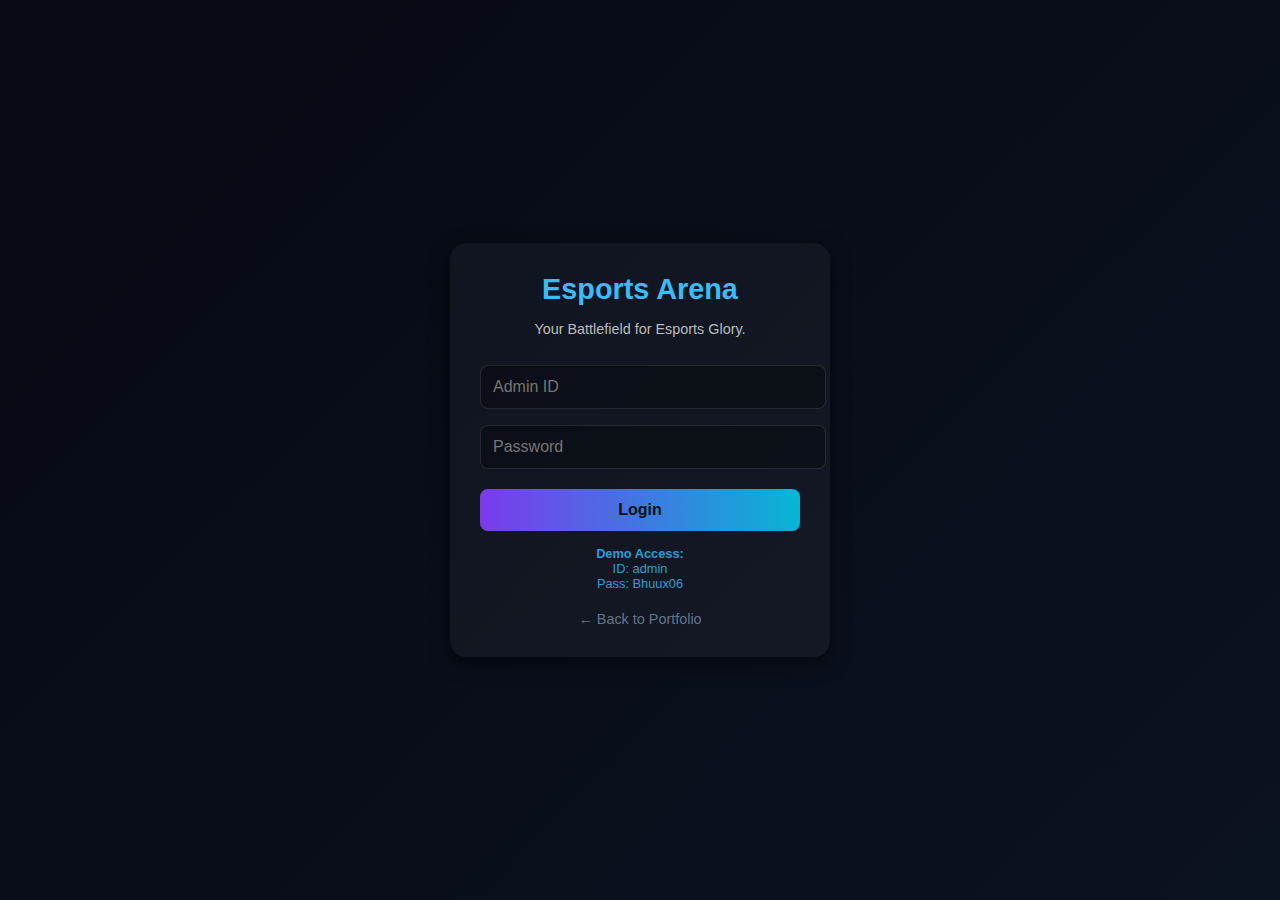
<file: projects/admin-panel/admin-control.html>
<!DOCTYPE html>
<html lang="en">
<head>
  <meta charset="utf-8"/>
  <meta name="viewport" content="width=device-width,initial-scale=1"/>
  <title>Admin Panel - Esports Arena</title>
  <style>
    *{box-sizing:border-box}
    body{
      margin:0; font-family:"Segoe UI",Arial,sans-serif;
      background: linear-gradient(135deg,#070914,#0b1220); color:#fff;
      display:flex; overflow:hidden;
    }
    .sidebar{ width:240px; background:#0b1220; padding:14px; border-right:1px solid rgba(255,255,255,0.06); display:flex; flex-direction:column; }
    .brand{ font-weight:900; color:#38bdf8; margin-bottom:12px; font-size:1.2rem; }
    .nav-link{ padding:10px 8px; border-radius:8px; cursor:pointer; margin-bottom:6px; background:transparent; border:1px solid rgba(255,255,255,0.05); transition:0.2s; }
    .nav-link:hover{ background:rgba(255,255,255,0.05); }
    .nav-link.active{ background:linear-gradient(90deg,#06b6d4,#7c3aed); color:#041014; font-weight:800; }
    .logout-btn{ margin-top:auto; padding:8px 10px; border-radius:8px; border:none; background:#ef4444; color:#fff; font-weight:800; cursor:pointer }

    .main{ flex:1; display:flex; flex-direction:column; min-width:0; }
    .topbar{ padding:14px 18px; border-bottom:1px solid rgba(255,255,255,0.04); display:flex; justify-content:space-between; align-items:center; font-size:1.1rem; font-weight:800; }
    .content{ padding:16px; overflow:auto; }

    .card{ background: rgba(255,255,255,0.03); border-radius:10px; padding:16px; margin-bottom:16px; border:1px solid rgba(255,255,255,0.05); box-shadow:0 4px 10px rgba(0,0,0,0.3); }
    .row{ display:grid; grid-template-columns:repeat(auto-fit,minmax(200px,1fr)); gap:10px; }

    input,select,button{ padding:8px; border-radius:8px; border:1px solid rgba(255,255,255,0.1); background:transparent; color:#fff }
    button{ cursor:pointer; background: linear-gradient(90deg,#7c3aed,#06b6d4); color:#041014; font-weight:900; border:none; transition:0.2s }
    button:hover{ opacity:0.85; }

    .item{ display:grid; grid-template-columns:1fr auto auto; gap:8px; align-items:center; padding:8px; border-radius:8px; border:1px solid rgba(255,255,255,0.05); margin-top:8px; background:rgba(255,255,255,0.02); }
    .danger{ background:linear-gradient(90deg,#ff8a8a,#ef4444); color:#fff; border:none; padding:6px 10px; border-radius:8px; cursor:pointer }
    .pill{ display:inline-block; padding:4px 8px; border-radius:999px; background:rgba(255,255,255,0.08); font-weight:800; font-size:0.8rem; }

    table { width:100%; border-collapse: collapse; margin-top:10px; }
    th, td { border:1px solid rgba(255,255,255,0.1); padding:8px; text-align:left; font-size:0.9rem; }
    th { background:rgba(255,255,255,0.1); }

    @media (max-width:900px){ .sidebar{ display:none } }
  </style>
</head>
<body>
  <aside class="sidebar">
    <div class="brand">⚡ Esports Admin</div>
    <div class="nav-link active" onclick="show('dashboard')">Dashboard</div>
    <div class="nav-link" onclick="show('players')">Players</div>
    <div class="nav-link" onclick="show('tournaments')">Tournaments</div>
    <div class="nav-link" onclick="show('schedule')">Schedule</div>
    <div class="nav-link" onclick="show('registrations')">Registrations</div>
    <div class="nav-link" onclick="show('earnings')">Earnings</div>
    <button class="logout-btn" onclick="logout()">Logout</button>
  </aside>

  <div class="main">
    <div class="topbar">Admin Control</div>
    <div class="content">
      
      <!-- Dashboard -->
      <section id="dashboard" class="card-section">
        <div class="row">
          <div class="card"><h3>Players</h3><p id="dashPlayers">0</p></div>
          <div class="card"><h3>Tournaments</h3><p id="dashTournaments">0</p></div>
          <div class="card"><h3>Matches</h3><p id="dashMatches">0</p></div>
          <div class="card"><h3>Earnings</h3><p id="dashEarnings">$0</p></div>
        </div>
      </section>

      <!-- Players -->
      <section id="players" style="display:none">
        <div class="card">
          <h3>Add Player</h3>
          <div class="row">
            <input id="pName" placeholder="Player Name"/>
            <input id="pWins" type="number" placeholder="Wins"/>
            <input id="pRank" placeholder="Rank"/>
            <input id="pTournaments" type="number" placeholder="Tournaments"/>
          </div>
          <button onclick="addPlayer()">Add Player</button>
        </div>
        <div class="card">
          <h3>Player List</h3>
          <div id="playerList"></div>
        </div>
      </section>

      <!-- Tournaments -->
      <section id="tournaments" style="display:none">
        <div class="card">
          <h3>Create Tournament</h3>
          <div class="row">
            <input id="tName" placeholder="Tournament Name"/>
            <select id="tGame"><option value="">Select Game</option><option>Valorant</option><option>CS:GO</option><option>Free Fire</option><option>PUBG</option></select>
            <input id="tFormat" placeholder="Format"/>
            <input id="tMax" type="number" placeholder="Max Players"/>
            <input id="tPrize" type="number" placeholder="Prize"/>
            <input id="tEntry" type="number" placeholder="Entry Fee"/>
            <input id="tDate" type="date"/><input id="tTime" type="time"/>
          </div>
          <button onclick="addTournament()">Add Tournament</button>
        </div>
        <div class="card">
          <h3>Existing Tournaments</h3>
          <div id="tournamentList"></div>
        </div>
      </section>

      <!-- Schedule -->
      <section id="schedule" style="display:none">
        <div class="card">
          <h3>Add Match</h3>
          <div class="row"><input id="mTitle" placeholder="Match Title"/><input id="mTime" type="time"/></div>
          <button onclick="addMatch()">Add Match</button>
        </div>
        <div class="card">
          <h3>Match Schedule</h3>
          <div id="matchList"></div>
        </div>
      </section>

      <!-- Registrations -->
      <section id="registrations" style="display:none">
        <div class="card">
          <h3>Registrations</h3>
          <div id="registrationsList"></div>
        </div>
      </section>

      <!-- Earnings -->
      <section id="earnings" style="display:none">
        <div class="card">
          <h3>Update Earnings</h3>
          <div class="row"><input id="earnTotal" type="number" placeholder="Total"/><input id="earnMonth" type="number" placeholder="This Month"/></div>
          <button onclick="saveEarnings()">Save Earnings</button>
        </div>
      </section>

    </div>
  </div>

<script>
  // ---- Session Check ----
  if(!localStorage.getItem('adminLoggedIn')) window.location='admin-login.html';
  function logout(){ localStorage.removeItem('adminLoggedIn'); window.location='admin-login.html'; }

  // ---- State ----
  let players = JSON.parse(localStorage.getItem('players')||'[]');
  let mvps = JSON.parse(localStorage.getItem('mvps')||'[]');
  let tournaments = JSON.parse(localStorage.getItem('tournaments')||'[]');
  let schedule = JSON.parse(localStorage.getItem('schedule')||'[]');
  let earnings = JSON.parse(localStorage.getItem('earnings')||'{}');

  // ---- Players ----
  function addPlayer(){
    const p = { name:pName.value.trim(), wins:pWins.value, rank:pRank.value.trim(), tournaments:pTournaments.value };
    if(!p.name) return alert('Name required');
    players.push(p); localStorage.setItem('players', JSON.stringify(players));
    pName.value=''; pWins.value=''; pRank.value=''; pTournaments.value='';
    renderPlayers(); updateDashboard();
  }
  function renderPlayers(){
    const c = document.getElementById('playerList');
    if(!players.length){ c.innerHTML='<div class="item">No players</div>'; return; }
    c.innerHTML = players.map((p,i)=>`
      <div class="item">
        <div><div class="pill">${mvps.includes(p.name)?'🌟 MVP':'Player'}</div>
        <div style="font-weight:800;margin-top:6px">${p.name}</div>
        <div style="color:rgba(255,255,255,0.6)">${p.wins} wins • ${p.tournaments} tournaments • Rank: ${p.rank}</div></div>
        <button onclick="editPlayer(${i})">Edit</button>
        <button onclick="toggleMVP('${p.name}');renderPlayers()">MVP</button>
        <button class="danger" onclick="deletePlayer(${i})">Delete</button>
      </div>`).join('');
  }
  function toggleMVP(name){ mvps = mvps.includes(name)?mvps.filter(n=>n!==name):mvps.concat(name); localStorage.setItem('mvps', JSON.stringify(mvps)); }
  function deletePlayer(i){ players.splice(i,1); localStorage.setItem('players', JSON.stringify(players)); renderPlayers(); updateDashboard(); }
  function editPlayer(i){
    const p = players[i];
    const name = prompt("Name:", p.name) || p.name;
    const wins = prompt("Wins:", p.wins) || p.wins;
    const rank = prompt("Rank:", p.rank) || p.rank;
    const t = prompt("Tournaments:", p.tournaments) || p.tournaments;
    players[i] = {name,wins,rank,tournaments:t};
    localStorage.setItem('players', JSON.stringify(players)); renderPlayers();
  }

  // ---- Tournaments ----
  function addTournament(){
    const t = { name:tName.value.trim(), game:tGame.value, format:tFormat.value, max:tMax.value, prize:tPrize.value, entry:tEntry.value, date:tDate.value, time:tTime.value };
    if(!t.name||!t.game) return alert('Name & Game required');
    tournaments.push(t); localStorage.setItem('tournaments', JSON.stringify(tournaments));
    tName.value=''; tGame.value=''; tFormat.value=''; tMax.value=''; tPrize.value=''; tEntry.value=''; tDate.value=''; tTime.value='';
    renderTournaments(); updateDashboard();
  }
  function renderTournaments(){
    const c = document.getElementById('tournamentList');
    if(!tournaments.length){ c.innerHTML='<div class="item">No tournaments</div>'; return; }
    c.innerHTML = tournaments.map((t,i)=>`
      <div class="item">
        <div><div class="pill">Tournament</div>
        <div style="font-weight:800;margin-top:6px">${t.name} <span style="color:rgba(255,255,255,0.6)">(${t.game})</span></div>
        <div style="color:rgba(255,255,255,0.6)">${t.format} • Prize: $${t.prize} • ${t.date||''} ${t.time||''}</div></div>
        <button onclick="editTournament(${i})">Edit</button>
        <button class="danger" onclick="deleteTournament(${i})">Delete</button>
      </div>`).join('');
  }
  function deleteTournament(i){ tournaments.splice(i,1); localStorage.setItem('tournaments', JSON.stringify(tournaments)); renderTournaments(); updateDashboard(); }
  function editTournament(i){
    const t = tournaments[i];
    const name = prompt("Tournament Name:", t.name) || t.name;
    const game = prompt("Game:", t.game) || t.game;
    const format = prompt("Format:", t.format) || t.format;
    const prize = prompt("Prize:", t.prize) || t.prize;
    const entry = prompt("Entry Fee:", t.entry) || t.entry;
    tournaments[i] = {name,game,format,prize,entry,date:t.date,time:t.time};
    localStorage.setItem('tournaments', JSON.stringify(tournaments)); renderTournaments();
  }

  // ---- Schedule ----
  function addMatch(){ schedule.push({title:mTitle.value,time:mTime.value}); localStorage.setItem('schedule', JSON.stringify(schedule)); mTitle.value=''; mTime.value=''; renderSchedule(); updateDashboard(); }
  function renderSchedule(){ const c=document.getElementById('matchList'); if(!schedule.length){c.innerHTML='<div class="item">No matches</div>';return;} c.innerHTML=schedule.map((m,i)=>`<div class="item"><div><div class="pill">Match</div><div style="font-weight:800;margin-top:6px">${m.title}</div><div style="color:rgba(255,255,255,0.6)">${m.time}</div></div><button class="danger" onclick="deleteMatch(${i})">Delete</button></div>`).join(''); }
  function deleteMatch(i){ schedule.splice(i,1); localStorage.setItem('schedule', JSON.stringify(schedule)); renderSchedule(); updateDashboard(); }

  // ---- Earnings ----
  function saveEarnings(){ earnings.total=Number(earnTotal.value||0); earnings.month=Number(earnMonth.value||0); localStorage.setItem('earnings', JSON.stringify(earnings)); updateDashboard(); alert('Earnings saved'); }

  // ---- Registrations ----
  function renderRegistrations(){
    const regs = JSON.parse(localStorage.getItem('registrations')||'{}');
    const c=document.getElementById('registrationsList');
    const keys=Object.keys(regs);
    if(!keys.length){ c.innerHTML='<div class="item">No registrations</div>'; return; }
    c.innerHTML = keys.map(k=>{
      const list=regs[k]||[];
      return `<div class="card"><h3>${k}</h3>
      <table><tr><th>#</th><th>Player</th><th>Team</th></tr>
      ${list.map((r,i)=>`<tr><td>${i+1}</td><td>${r.playerName}</td><td>${r.teamName}</td></tr>`).join('')}</table></div>`;
    }).join('');
  }

  // ---- Dashboard ----
  function updateDashboard(){
    document.getElementById('dashPlayers').innerText=players.length;
    document.getElementById('dashTournaments').innerText=tournaments.length;
    document.getElementById('dashMatches').innerText=schedule.length;
    document.getElementById('dashEarnings').innerText='$'+(earnings.total||0);
  }

  // ---- Init ----
  function init(){ players=JSON.parse(localStorage.getItem('players')||'[]'); mvps=JSON.parse(localStorage.getItem('mvps')||'[]'); tournaments=JSON.parse(localStorage.getItem('tournaments')||'[]'); schedule=JSON.parse(localStorage.getItem('schedule')||'[]'); earnings=JSON.parse(localStorage.getItem('earnings')||'{}'); renderPlayers(); renderTournaments(); renderSchedule(); renderRegistrations(); updateDashboard(); }
  init();

  // ---- Nav ----
  function show(id){ document.querySelectorAll('section').forEach(s=>s.style.display='none'); document.getElementById(id).style.display='block'; document.querySelectorAll('.nav-link').forEach(n=>n.classList.remove('active')); document.querySelector(`.nav-link[onclick="show('${id}')"]`).classList.add('active'); }
</script>
</body>
</html>
</file>
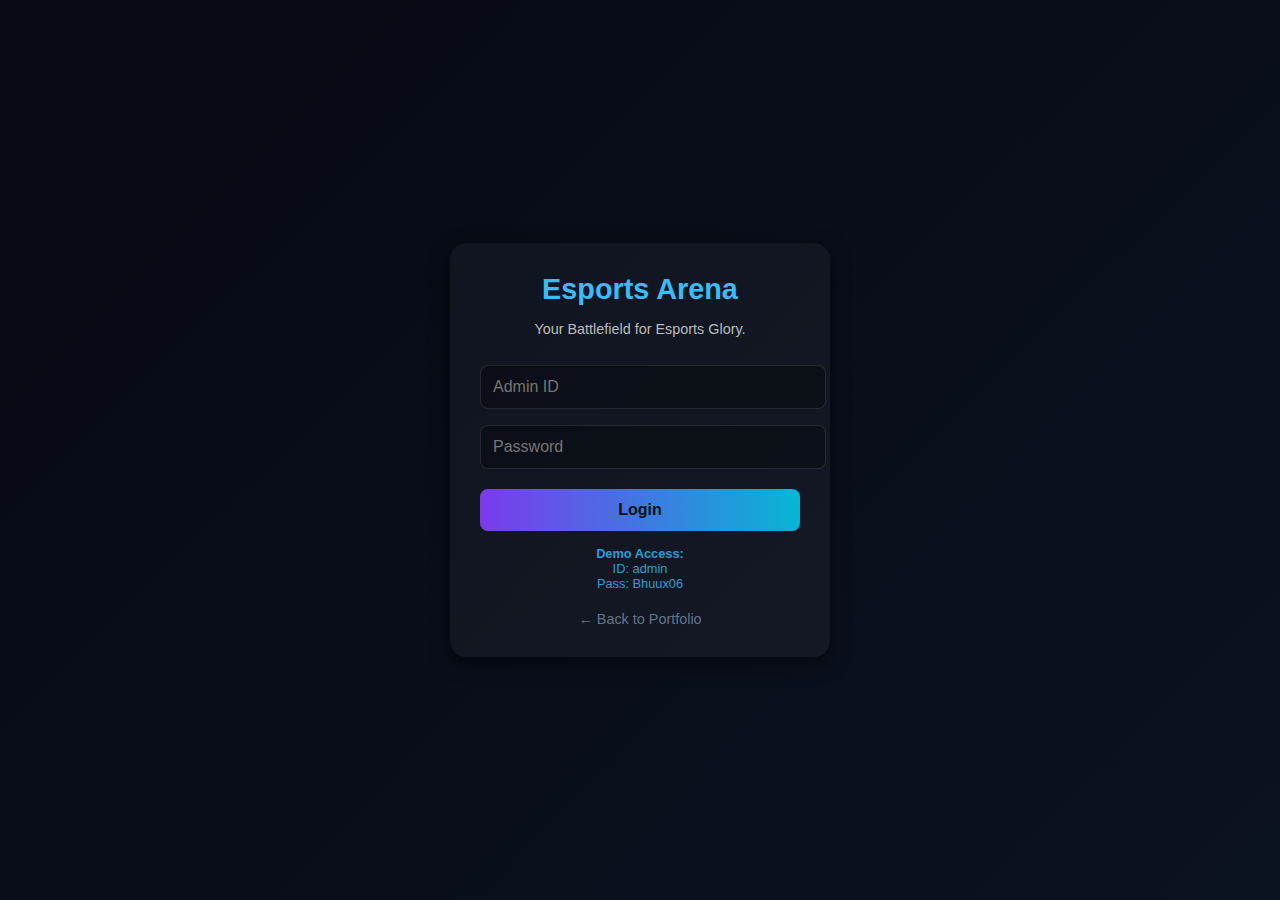
<file: projects/admin-panel/admin-login.html>
<!DOCTYPE html>
<html lang="en">

<head>
  <meta charset="utf-8" />
  <meta name="viewport" content="width=device-width,initial-scale=1" />
  <title>Admin Login - Esports Arena</title>
  <style>
    body {
      margin: 0;
      font-family: "Segoe UI", Arial, sans-serif;
      background: linear-gradient(135deg, #070914, #0b1220);
      display: flex;
      align-items: center;
      justify-content: center;
      height: 100vh;
      color: #fff;
    }

    .login-box {
      background: rgba(255, 255, 255, 0.04);
      padding: 30px;
      border-radius: 16px;
      box-shadow: 0 6px 20px rgba(0, 0, 0, 0.5);
      text-align: center;
      width: 320px;
    }

    h1 {
      margin: 0;
      font-size: 1.8rem;
      color: #38bdf8;
    }

    p {
      font-size: 0.9rem;
      color: #bbb;
      margin-bottom: 20px;
    }

    input {
      width: 100%;
      padding: 12px;
      margin: 8px 0;
      border-radius: 8px;
      border: 1px solid rgba(255, 255, 255, 0.1);
      background: rgba(0, 0, 0, 0.3);
      color: #fff;
      font-size: 1rem;
    }

    button {
      width: 100%;
      padding: 12px;
      background: linear-gradient(90deg, #7c3aed, #06b6d4);
      border: none;
      border-radius: 8px;
      color: #041014;
      font-weight: 900;
      font-size: 1rem;
      cursor: pointer;
      margin-top: 12px;
      transition: 0.2s;
    }

    button:hover {
      opacity: 0.85;
    }
  </style>
</head>

<body>
  <div class="login-box">
    <h1>Esports Arena</h1>
    <p>Your Battlefield for Esports Glory.</p>
    <input id="adminId" placeholder="Admin ID" />
    <input id="password" type="password" placeholder="Password" />
    <button onclick="login()">Login</button>
    <p style="margin-top: 15px; font-size: 0.8rem; color: #38bdf8; opacity: 0.8;">
      <strong>Demo Access:</strong><br>
      ID: admin <br>
      Pass: Bhuux06
    </p>
    <a href="../../index.html"
      style="display: block; margin-top: 15px; color: #64748b; text-decoration: none; font-size: 0.9rem;">← Back to
      Portfolio</a>
  </div>

  <script>
    function login() {
      let id = document.getElementById('adminId').value.trim();
      let pass = document.getElementById('password').value.trim();
      if (id === "admin" && pass === "Bhuux06") {
        localStorage.setItem('adminLoggedIn', 'true');
        window.location = "admin-control.html";
      } else alert("Invalid Admin ID or Password");
    }
  </script>
</body>

</html>
</file>
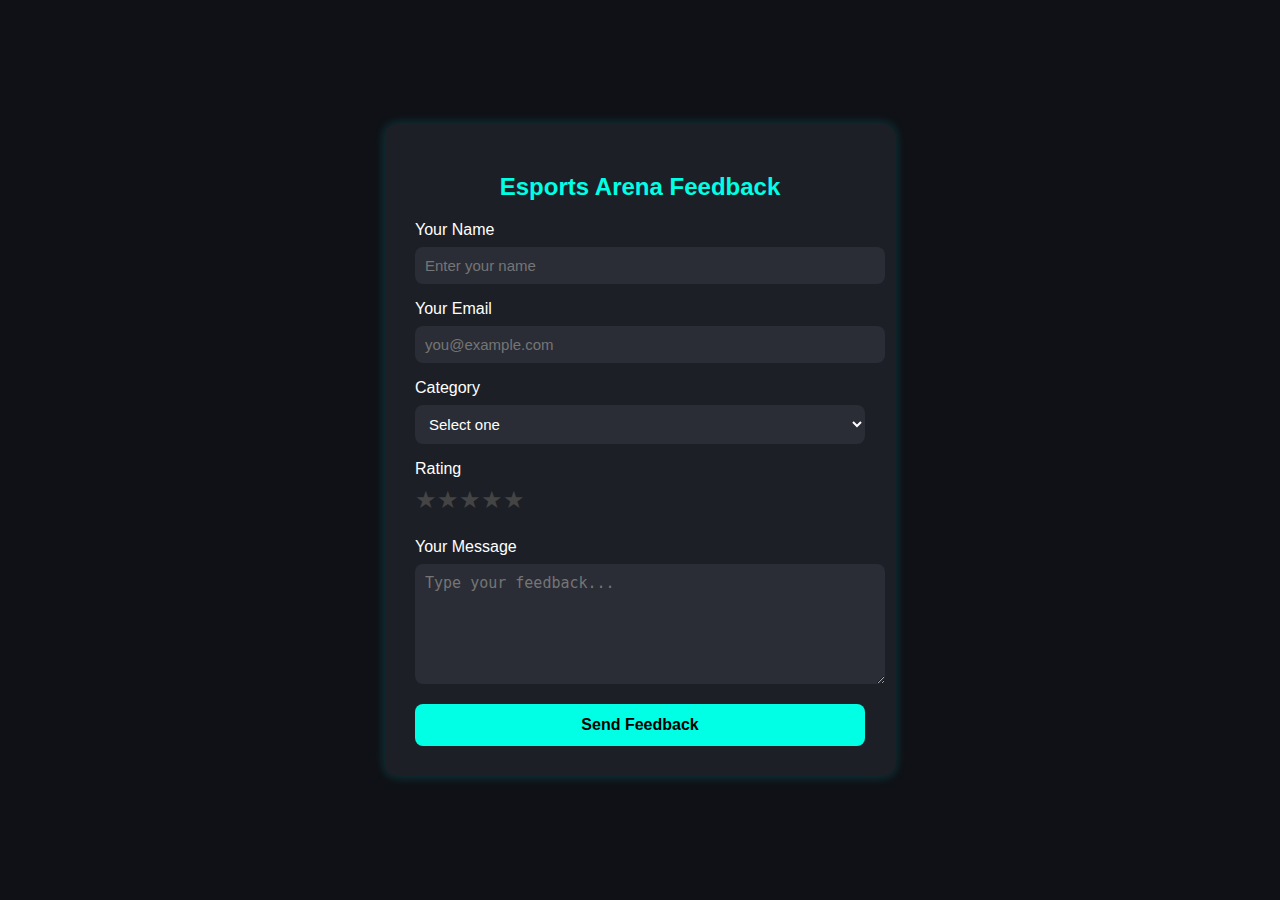
<file: projects/esports-platform/feedback.html>
<!DOCTYPE html>
<html lang="en">
<head>
  <meta charset="UTF-8" />
  <meta name="viewport" content="width=device-width, initial-scale=1.0"/>
  <title>Esports Feedback Form</title>
  <style>
    body {
      font-family: 'Segoe UI', sans-serif;
      background: #0f1116;
      color: #fff;
      margin: 0;
      padding: 0;
      display: flex;
      justify-content: center;
      align-items: center;
      min-height: 100vh;
    }
    .form-container {
      background: #1c1f26;
      padding: 30px;
      border-radius: 12px;
      box-shadow: 0 0 12px rgba(0, 255, 255, 0.2);
      max-width: 450px;
      width: 100%;
      animation: fadeIn 1.5s ease;
    }
    @keyframes fadeIn {
      from { opacity: 0; transform: scale(0.9); }
      to { opacity: 1; transform: scale(1); }
    }
    h2 {
      text-align: center;
      margin-bottom: 20px;
      color: #00ffe5;
    }
    label {
      display: block;
      margin-bottom: 8px;
      font-weight: 500;
    }
    input, select, textarea {
      width: 100%;
      padding: 10px;
      border: none;
      border-radius: 8px;
      background-color: #2a2d36;
      color: #fff;
      margin-bottom: 16px;
      font-size: 15px;
    }
    textarea {
      resize: vertical;
      height: 100px;
    }
    .rating-stars {
      display: flex;
      flex-direction: row-reverse;
      justify-content: start;
      margin-bottom: 16px;
    }
    .rating-stars input {
      display: none;
    }
    .rating-stars label {
      font-size: 24px;
      color: #444;
      cursor: pointer;
      transition: color 0.3s;
    }
    .rating-stars input:checked ~ label,
    .rating-stars label:hover,
    .rating-stars label:hover ~ label {
      color: gold;
    }
    button {
      width: 100%;
      padding: 12px;
      background-color: #00ffe5;
      border: none;
      border-radius: 8px;
      font-size: 16px;
      font-weight: bold;
      cursor: pointer;
      color: #000;
      transition: background 0.3s;
    }
    button:hover {
      background-color: #00c8b3;
    }
  </style>
</head>
<body>

  <div class="form-container">
    <h2>Esports Arena Feedback</h2>
    <form action="https://formsubmit.co/funflicksk@gmail.com" method="POST">
      
      <label for="name">Your Name</label>
      <input type="text" name="name" id="name" placeholder="Enter your name" required />

      <label for="email">Your Email</label>
      <input type="email" name="email" id="email" placeholder="you@example.com" required />

      <label for="category">Category</label>
      <select name="category" id="category" required>
        <option value="" disabled selected>Select one</option>
        <option value="Tournament Feedback">Tournament Feedback</option>
        <option value="Player Feedback">Player Feedback</option>
        <option value="Schedule Feedback">Schedule Feedback</option>
        <option value="General Suggestions">General Suggestions</option>
      </select>

      <label>Rating</label>
      <div class="rating-stars">
        <input type="radio" name="rating" id="star5" value="5"><label for="star5">★</label>
        <input type="radio" name="rating" id="star4" value="4"><label for="star4">★</label>
        <input type="radio" name="rating" id="star3" value="3"><label for="star3">★</label>
        <input type="radio" name="rating" id="star2" value="2"><label for="star2">★</label>
        <input type="radio" name="rating" id="star1" value="1"><label for="star1">★</label>
      </div>

      <label for="message">Your Message</label>
      <textarea name="message" id="message" placeholder="Type your feedback..." required></textarea>

      <!-- Optional: redirect after submit -->
      <input type="hidden" name="_next" value="https://thankyou.page.url" />
      <!-- Prevent spam -->
      <input type="hidden" name="_captcha" value="false">

      <button type="submit">Send Feedback</button>
    </form>
  </div>

</body>
</html>
</file>
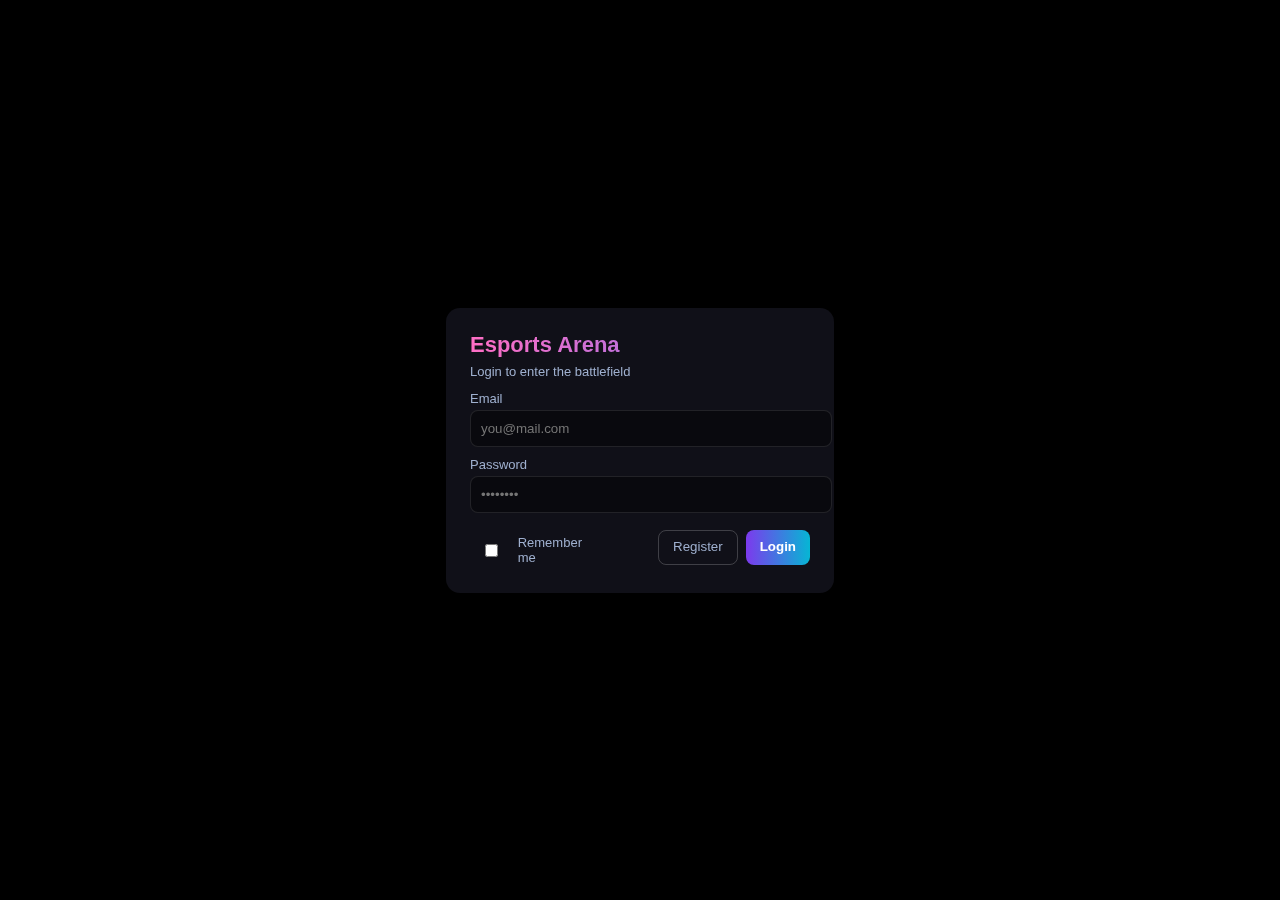
<file: projects/esports-platform/player-login.html>
<!DOCTYPE html>
<html lang="en">
<head>
  <meta charset="utf-8"/>
  <meta name="viewport" content="width=device-width,initial-scale=1"/>
  <title>Esports Arena - Player Login</title>
  <style>
    html,body{margin:0;height:100%;overflow:hidden;font-family:Arial,Helvetica,sans-serif;background:#000;color:#fff;}
    .stage{position:relative;min-height:100vh;display:flex;align-items:center;justify-content:center;overflow:hidden;}
    canvas{position:fixed;inset:0;width:100%;height:100%;display:block;}

    .card{position:relative;z-index:10;width:340px;max-width:calc(100% - 40px);padding:24px;border-radius:14px;
      background:rgba(20,20,30,0.8);backdrop-filter:blur(6px);box-shadow:0 10px 40px rgba(0,0,0,0.7);
      animation:popIn 0.5s ease;}
    @keyframes popIn{from{transform:translateY(20px) scale(.95);opacity:0}to{transform:translateY(0) scale(1);opacity:1}}

    .brand{font-size:22px;font-weight:900;background:linear-gradient(90deg,#ff6ec4,#7873f5);
      -webkit-background-clip:text;-webkit-text-fill-color:transparent;margin-bottom:6px;}
    .sub{font-size:13px;color:#9fb0cf;margin-bottom:12px;}

    label{font-size:13px;color:#9fb0cf;display:block;margin:10px 0 4px;}
    input{width:100%;padding:10px;border-radius:8px;border:1px solid rgba(255,255,255,0.1);
      background:rgba(0,0,0,0.4);color:#fff;}
    .meta{margin-top:12px;display:flex;justify-content:space-between;align-items:center;}
    .remember{font-size:13px;color:#9fb0cf;display:flex;gap:6px;align-items:center;}
    .btn{padding:10px 14px;border:none;border-radius:8px;font-weight:700;cursor:pointer;
      background:linear-gradient(90deg,#7c3aed,#06b6d4);color:#fff;}
    .ghost{background:transparent;border:1px solid rgba(255,255,255,0.2);color:#9fb0cf;padding:9px 14px;border-radius:8px;cursor:pointer;}

    .banner{display:none;margin-top:8px;padding:8px;border-radius:6px;font-size:13px;}
    .banner.show{display:block;}
    .error{background:rgba(255,0,0,0.15);color:#ffaaaa;}
    .success{background:rgba(0,255,100,0.15);color:#aef5d4;}

    .shake{animation:shake 0.4s;}
    @keyframes shake{0%,100%{transform:translateX(0)}20%{transform:translateX(-8px)}40%{transform:translateX(8px)}60%{transform:translateX(-6px)}80%{transform:translateX(4px)}}

    .flash-red{position:fixed;inset:0;background:rgba(255,0,0,0.4);animation:flash 0.3s;z-index:50;}
    @keyframes flash{from{opacity:.6}to{opacity:0}}
    .pop-msg{position:fixed;top:20%;left:50%;transform:translateX(-50%) scale(.5);font-size:2rem;font-weight:900;
      color:#ff4444;text-shadow:0 0 10px #f00,0 0 20px #f44;opacity:0;animation:popInMsg 0.6s forwards;z-index:60;}
    @keyframes popInMsg{0%{opacity:0;transform:translateX(-50%) scale(.5)}40%{opacity:1;transform:translateX(-50%) scale(1.3)}100%{opacity:0;transform:translateX(-50%) scale(1)}}

    /* Modal */
    .modal-backdrop{position:fixed;inset:0;background:rgba(0,0,0,0.7);display:none;align-items:center;justify-content:center;z-index:100;}
    .modal-backdrop.show{display:flex;animation:fadeIn .3s;}
    @keyframes fadeIn{from{opacity:0}to{opacity:1}}
    .modal{width:340px;background:rgba(30,30,50,0.95);padding:20px;border-radius:12px;box-shadow:0 10px 40px rgba(0,0,0,0.7);
      animation:scaleIn .4s;}
    @keyframes scaleIn{from{transform:scale(.8);opacity:0}to{transform:scale(1);opacity:1}}
    .modal h3{margin-top:0;color:#38bdf8}
    .modal input{margin-bottom:10px;}
    .modal-actions{display:flex;justify-content:flex-end;gap:10px;margin-top:10px;}
  </style>
</head>
<body>
  <div class="stage">
    <canvas id="bg"></canvas>
    <canvas id="fx"></canvas>

    <div class="card" id="card">
      <div class="brand">Esports Arena</div>
      <div class="sub">Login to enter the battlefield</div>
      <div id="bannerError" class="banner error"></div>
      <div id="bannerSuccess" class="banner success"></div>

      <label>Email</label>
      <input id="email" type="email" placeholder="you@mail.com">
      <label>Password</label>
      <input id="password" type="password" placeholder="••••••••">
      <div class="meta">
        <label class="remember"><input type="checkbox" id="remember"> Remember me</label>
        <div style="display:flex;gap:8px;">
          <button class="ghost" id="btnRegister">Register</button>
          <button class="btn" id="btnLogin">Login</button>
        </div>
      </div>
    </div>

    <div class="modal-backdrop" id="modalRoot">
      <div class="modal">
        <h3>Register Player</h3>
        <label>Username</label><input id="r_name" type="text">
        <label>Email</label><input id="r_email" type="email">
        <label>Password</label><input id="r_pass" type="password">
        <div class="modal-actions">
          <button class="ghost" id="r_cancel">Cancel</button>
          <button class="btn" id="r_submit">Create</button>
        </div>
      </div>
    </div>
  </div>

<script>
const playersKey='players_v1', activeKey='active_v1';
function read(key,fb){try{return JSON.parse(localStorage.getItem(key))||fb}catch{return fb}}
function write(k,v){localStorage.setItem(k,JSON.stringify(v))}
function showError(msg){let e=document.getElementById('bannerError');e.textContent=msg;e.classList.add('show');document.getElementById('card').classList.add('shake');setTimeout(()=>document.getElementById('card').classList.remove('shake'),400);wrongFX();}
function showSuccess(msg){let s=document.getElementById('bannerSuccess');s.textContent=msg;s.classList.add('show');confettiFX();}
function login(){let email=document.getElementById('email').value.trim().toLowerCase();let pass=document.getElementById('password').value.trim();let players=read(playersKey,[]);let u=players.find(p=>p.email===email&&p.password===pass);if(u){write(activeKey,u);showSuccess('Welcome '+u.username);setTimeout(()=>location.href='index.html',1000);}else showError('Invalid email or password')}
document.getElementById('btnLogin').onclick=login;

// wrong pass FX
function wrongFX(){let st=document.querySelector('.stage');let f=document.createElement('div');f.className='flash-red';st.appendChild(f);setTimeout(()=>f.remove(),300);let pop=document.createElement('div');pop.className='pop-msg';pop.textContent='ACCESS DENIED!';st.appendChild(pop);setTimeout(()=>pop.remove(),600)}

// confetti
function confettiFX(){let fx=document.getElementById('fx'),ctx=fx.getContext('2d');let parts=[];resize(fx);for(let i=0;i<60;i++){parts.push({x:fx.width/2,y:fx.height/3,vx:(Math.random()-0.5)*5,vy:Math.random()*-3-2,color:`hsl(${Math.random()*360},80%,60%)`,life:60})}function loop(){ctx.clearRect(0,0,fx.width,fx.height);parts.forEach(p=>{p.x+=p.vx;p.y+=p.vy;p.vy+=0.1;p.life--;ctx.fillStyle=p.color;ctx.fillRect(p.x,p.y,5,5)});parts=parts.filter(p=>p.life>0);if(parts.length)requestAnimationFrame(loop)}loop();}

// register
document.getElementById('btnRegister').onclick=()=>document.getElementById('modalRoot').classList.add('show');
document.getElementById('r_cancel').onclick=()=>document.getElementById('modalRoot').classList.remove('show');
document.getElementById('r_submit').onclick=()=>{let u=document.getElementById('r_name').value.trim();let e=document.getElementById('r_email').value.trim().toLowerCase();let p=document.getElementById('r_pass').value.trim();if(!u||!e||!p){showError('All fields required');return}let players=read(playersKey,[]);if(players.find(x=>x.email===e)){showError('Email exists');return}players.push({username:u,email:e,password:p});write(playersKey,players);document.getElementById('modalRoot').classList.remove('show');showSuccess('Account created')}

// background shooting
function resize(c){c.width=window.innerWidth;c.height=window.innerHeight}
const bg=document.getElementById('bg'),ctx=bg.getContext('2d');resize(bg);window.onresize=()=>{resize(bg)}
let tracers=[];function spawnTracer(){tracers.push({x:Math.random()*bg.width,y:Math.random()*bg.height/2+bg.height/4,vx:(Math.random()>0.5?1:-1)*(3+Math.random()*3),life:80,color:`hsl(${200+Math.random()*100},100%,70%)`})}
setInterval(spawnTracer,700);
function bgLoop(){ctx.fillStyle='rgba(0,0,0,0.25)';ctx.fillRect(0,0,bg.width,bg.height);tracers.forEach(t=>{t.x+=t.vx;t.life--;ctx.strokeStyle=t.color;ctx.beginPath();ctx.moveTo(t.x,t.y);ctx.lineTo(t.x-t.vx*3,t.y);ctx.stroke()});tracers=tracers.filter(t=>t.life>0);requestAnimationFrame(bgLoop)}bgLoop();
</script>
</body>
</html>
</file>
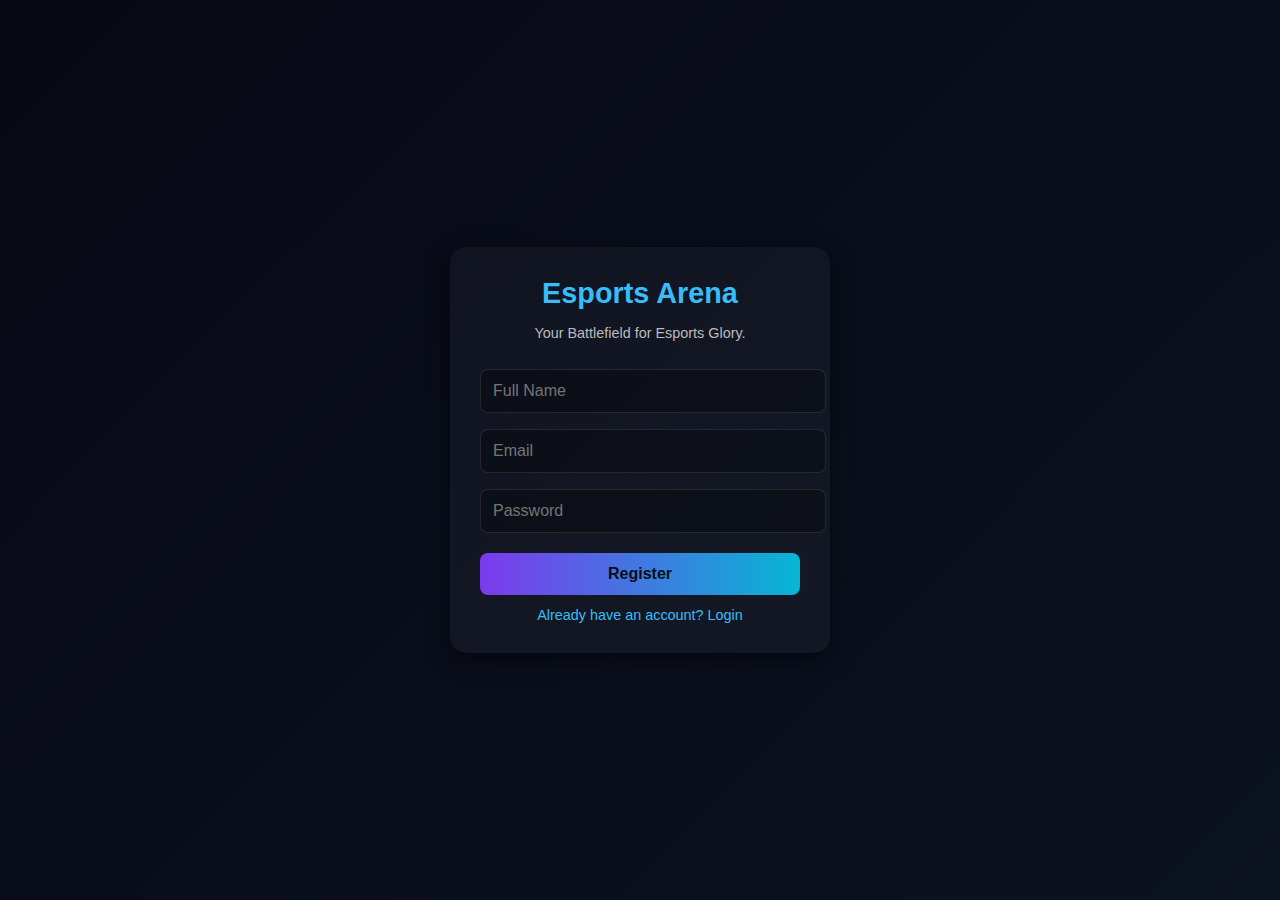
<file: projects/esports-platform/player-register.html>
<!DOCTYPE html>
<html lang="en">
<head>
  <meta charset="utf-8"/>
  <meta name="viewport" content="width=device-width,initial-scale=1"/>
  <title>Player Register - Esports Arena</title>
  <style>
    body{ margin:0; font-family:"Segoe UI",Arial,sans-serif; background:linear-gradient(135deg,#070914,#0b1220); display:flex; align-items:center; justify-content:center; height:100vh; color:#fff; }
    .register-box{ background:rgba(255,255,255,0.04); padding:30px; border-radius:16px; box-shadow:0 6px 20px rgba(0,0,0,0.5); text-align:center; width:320px; }
    h1{ margin:0; font-size:1.8rem; color:#38bdf8; }
    p{ font-size:0.9rem; color:#bbb; margin-bottom:20px; }
    input{ width:100%; padding:12px; margin:8px 0; border-radius:8px; border:1px solid rgba(255,255,255,0.1); background:rgba(0,0,0,0.3); color:#fff; font-size:1rem; }
    button{ width:100%; padding:12px; background:linear-gradient(90deg,#7c3aed,#06b6d4); border:none; border-radius:8px; color:#041014; font-weight:900; font-size:1rem; cursor:pointer; margin-top:12px; transition:0.2s; }
    button:hover{ opacity:0.85; }
    a{ color:#38bdf8; text-decoration:none; font-size:0.9rem; display:block; margin-top:12px; }
  </style>
</head>
<body>
  <div class="register-box">
    <h1>Esports Arena</h1>
    <p>Your Battlefield for Esports Glory.</p>
    <input id="name" placeholder="Full Name"/>
    <input id="email" type="email" placeholder="Email"/>
    <input id="password" type="password" placeholder="Password"/>
    <button onclick="register()">Register</button>
    <a href="player-login.html">Already have an account? Login</a>
  </div>

<script>
  function register(){
    let players=JSON.parse(localStorage.getItem('players')||'[]');
    let name=document.getElementById('name').value.trim();
    let email=document.getElementById('email').value.trim();
    let pass=document.getElementById('password').value.trim();
    if(!name||!email||!pass){alert("Fill all fields");return;}
    if(players.find(p=>p.email===email)){alert("Email already exists");return;}
    players.push({name,email,password:pass,wins:0,tournaments:0,rank:"Unranked"});
    localStorage.setItem('players',JSON.stringify(players));
    alert("Registered successfully! Please login");
    window.location="player-login.html";
  }
</script>
</body>
</html>
</file>
<file: projects/cloud-dashboard/style.css>
/* -------------------------
   GLOBAL SETTINGS
-------------------------- */
@import url('https://fonts.googleapis.com/css2?family=Inter:wght@300;400;600;700&display=swap');

* {
    box-sizing: border-box;
}

body {
    margin: 0;
    font-family: "Inter", sans-serif;
    background: radial-gradient(circle at top left, #3b0764, #0b1420 40%, #020617 90%);
    color: #e5e7eb;
}

/* -------------------------
   HEADER / NAVBAR
-------------------------- */
.site-header {
    position: sticky;
    top: 0;
    z-index: 20;
    backdrop-filter: blur(18px);
    background: linear-gradient(to bottom,
            rgba(15, 23, 42, 0.9),
            rgba(15, 23, 42, 0.4),
            transparent);
    border-bottom: 1px solid rgba(148, 163, 184, 0.15);
}

.nav-inner {
    max-width: 1200px;
    margin: 0 auto;
    padding: 14px 20px;
    display: flex;
    align-items: center;
    justify-content: space-between;
}

.logo {
    font-size: 20px;
    font-weight: 700;
    letter-spacing: 1px;
}

.logo span {
    color: #a855f7;
}

.nav-links {
    display: flex;
    gap: 25px;
    font-size: 14px;
}

.nav-links a {
    text-decoration: none;
    color: #cbd5f5;
    opacity: 0.8;
    position: relative;
    transition: 0.25s;
}

.nav-links a::after {
    content: "";
    position: absolute;
    left: 0;
    bottom: -3px;
    width: 0;
    height: 2px;
    background: linear-gradient(90deg, #a855f7, #ec4899);
    transition: width 0.25s ease;
}

.nav-links a:hover {
    opacity: 1;
}

.nav-links a:hover::after {
    width: 100%;
}

/* -------------------------
   MAIN LAYOUT
-------------------------- */
main {
    max-width: 1200px;
    margin: 0 auto;
    padding: 40px 20px 80px;
}

/* -------------------------
   HERO SECTION
-------------------------- */
.hero {
    display: flex;
    flex-wrap: wrap;
    gap: 40px;
    align-items: center;
    justify-content: space-between;
    margin-bottom: 60px;
}

.hero-text {
    flex: 1 1 320px;
    min-width: 280px;
    animation: fadeInUp 0.9s ease-out;
}

.hero-text h1 {
    font-size: clamp(30px, 4vw, 40px);
    line-height: 1.2;
    margin-bottom: 16px;
}

.hero-text h1 span {
    color: #a855f7;
}

.hero-text p {
    max-width: 460px;
    font-size: 15px;
    opacity: 0.8;
    line-height: 1.7;
}

.hero-btn {
    margin-top: 22px;
    padding: 12px 26px;
    border-radius: 999px;
    border: none;
    font-size: 14px;
    cursor: pointer;
    color: #f9fafb;
    background: linear-gradient(120deg, #a855f7, #ec4899);
    box-shadow: 0 0 18px rgba(168, 85, 247, 0.6);
    transition: 0.3s;
}

.hero-btn:hover {
    transform: translateY(-2px) scale(1.02);
    box-shadow: 0 0 28px rgba(168, 85, 247, 0.8);
}

/* Featured card at hero */
.hero-highlight {
    flex: 1 1 320px;
    display: flex;
    justify-content: center;
    animation: fadeIn 1s ease-out;
}

/* -------------------------
   GLASS CARD
-------------------------- */
.glass-card {
    width: 100%;
    max-width: 450px;
    border-radius: 30px;
    background: rgba(15, 23, 42, 0.75);
    backdrop-filter: blur(22px);
    box-shadow: 0 0 35px rgba(0, 0, 0, 0.5);
    overflow: hidden;
    border: 1px solid rgba(148, 163, 184, 0.35);
}

/* smaller cards */
.small-card {
    max-width: 100%;
}

/* TOP SECTION */
.glass-top {
    background: linear-gradient(135deg, rgba(168, 85, 247, 0.9), rgba(236, 72, 153, 0.85));
    padding: 26px 26px 22px;
    height: 220px;
    position: relative;
    backdrop-filter: blur(18px);
}

.card-number {
    font-size: 52px;
    font-weight: 700;
    opacity: 0.25;
}

/* Floating Cloud Animation */
.cloud-icon {
    position: absolute;
    top: 80px;
    left: 50%;
    transform: translateX(-50%);
    font-size: 56px;
    animation: floatCloud 4s ease-in-out infinite;
    filter: drop-shadow(0 5px 10px rgba(0, 0, 0, 0.4));
}

@keyframes floatCloud {
    0% {
        transform: translate(-50%, 0);
    }

    50% {
        transform: translate(-50%, -10px);
    }

    100% {
        transform: translate(-50%, 0);
    }
}

/* Tags */
.tags {
    position: absolute;
    bottom: 18px;
    left: 26px;
    display: flex;
    gap: 10px;
    flex-wrap: wrap;
}

.tag {
    background: rgba(255, 255, 255, 0.2);
    padding: 5px 14px;
    border-radius: 999px;
    font-size: 12px;
    color: #f9fafb;
    backdrop-filter: blur(8px);
    border: 1px solid rgba(255, 255, 255, 0.35);
}

/* CONTENT SECTION */
.glass-content {
    padding: 26px 30px 28px;
    color: #f9fafb;
}

.glass-content h2 {
    font-size: 22px;
    margin: 0 0 10px;
    text-shadow: 0 0 10px rgba(15, 23, 42, 0.9);
}

.glass-content p {
    font-size: 14px;
    opacity: 0.85;
    line-height: 1.6;
}

/* Features */
.features {
    margin-top: 22px;
    display: flex;
    gap: 40px;
    flex-wrap: wrap;
}

.feature-title {
    color: #c084fc;
    font-size: 18px;
    font-weight: 700;
    text-shadow: 0 0 6px rgba(192, 132, 252, 0.8);
}

.feature-sub {
    display: block;
    font-size: 11px;
    opacity: 0.6;
    margin-top: 4px;
}

/* Button */
.enter-btn {
    margin-top: 26px;
    padding: 11px 22px;
    background: rgba(30, 64, 175, 0.35);
    border-radius: 999px;
    border: 1px solid rgba(191, 219, 254, 0.4);
    font-size: 13px;
    color: #e5e7eb;
    cursor: pointer;
    transition: 0.28s;
    backdrop-filter: blur(12px);
}

.enter-btn:hover {
    background: rgba(59, 130, 246, 0.55);
    box-shadow: 0 0 18px rgba(96, 165, 250, 0.9);
    transform: translateY(-2px);
}

/* Card signature */
.created-by-card {
    margin-top: 18px;
    font-size: 12px;
    opacity: 0.75;
    text-align: right;
}

.created-by-card span {
    color: #a855f7;
    font-weight: 700;
}

/* -------------------------
   CARDS GRID SECTION
-------------------------- */
.cards-section {
    margin-top: 20px;
}

.section-title {
    font-size: 22px;
    margin-bottom: 22px;
}

.cards-grid {
    display: grid;
    grid-template-columns: repeat(auto-fit, minmax(260px, 1fr));
    gap: 24px;
    animation: fadeIn 0.9s ease-out;
}

/* -------------------------
   CTA SECTION
-------------------------- */
.cta-section {
    text-align: center;
    margin-top: 70px;
    animation: fadeInUp 0.9s ease-out;
}

.cta-section h2 {
    font-size: 24px;
    margin-bottom: 10px;
}

.cta-section p {
    max-width: 520px;
    margin: 0 auto 20px;
    font-size: 14px;
    opacity: 0.8;
}

/* -------------------------
   FOOTER
-------------------------- */
.site-footer {
    padding: 16px 20px;
    text-align: center;
    font-size: 13px;
    color: #9ca3af;
    border-top: 1px solid rgba(148, 163, 184, 0.25);
    background: radial-gradient(circle at top, rgba(15, 23, 42, 0.9), rgba(15, 23, 42, 0.6));
}

.site-footer span {
    color: #a855f7;
    font-weight: 600;
}

/* -------------------------
   ANIMATIONS
-------------------------- */
@keyframes fadeIn {
    from {
        opacity: 0;
        transform: translateY(20px);
    }

    to {
        opacity: 1;
        transform: translateY(0);
    }
}

@keyframes fadeInUp {
    from {
        opacity: 0;
        transform: translateY(16px);
    }

    to {
        opacity: 1;
        transform: translateY(0);
    }
}

/* -------------------------
   RESPONSIVE
-------------------------- */
@media (max-width: 768px) {
    .nav-links {
        gap: 16px;
        font-size: 13px;
    }

    .glass-top {
        height: 200px;
    }

    .cloud-icon {
        font-size: 48px;
        top: 76px;
    }
}

@media (max-width: 540px) {
    .nav-inner {
        flex-direction: column;
        gap: 8px;
        align-items: flex-start;
    }

    .hero {
        flex-direction: column;
    }

    .glass-top {
        height: 180px;
    }

    .card-number {
        font-size: 44px;
    }

    .cloud-icon {
        font-size: 42px;
        top: 72px;
    }

    .enter-btn {
        width: 100%;
        text-align: center;
    }
}
</file>
